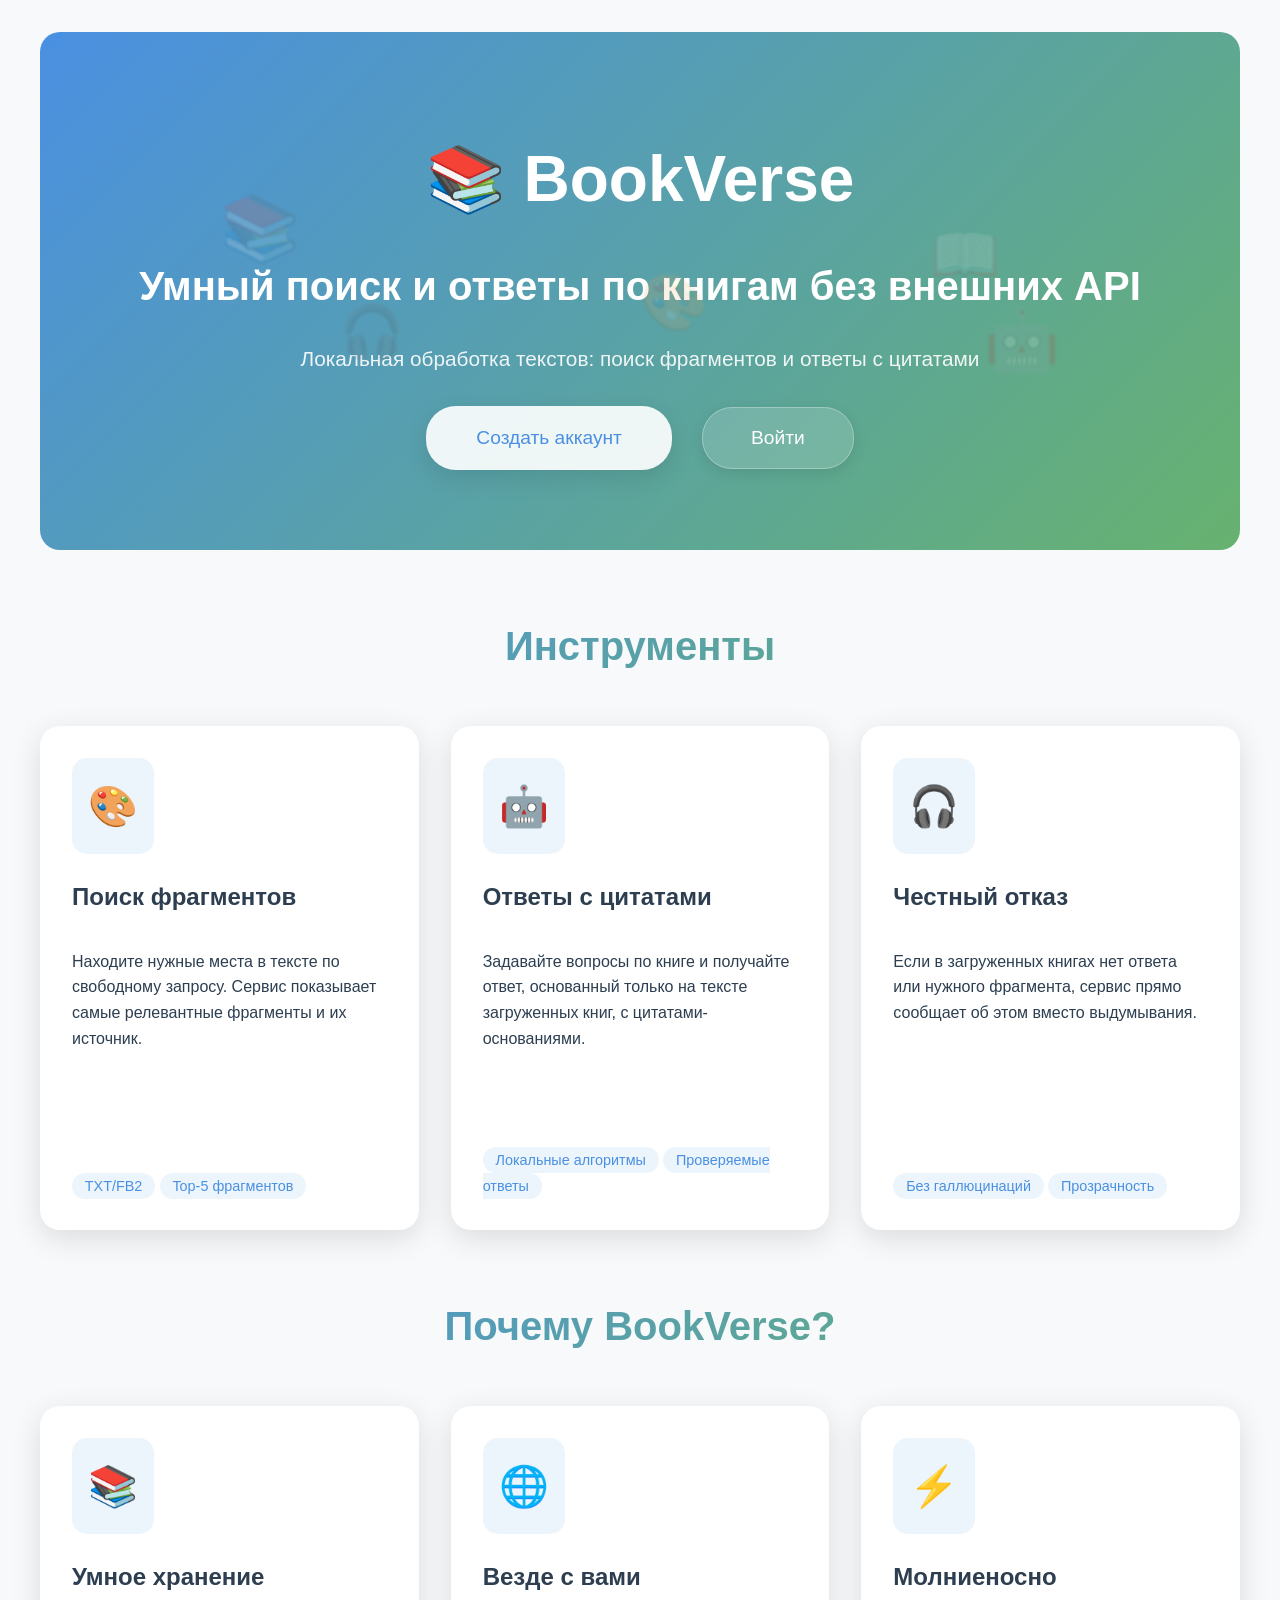
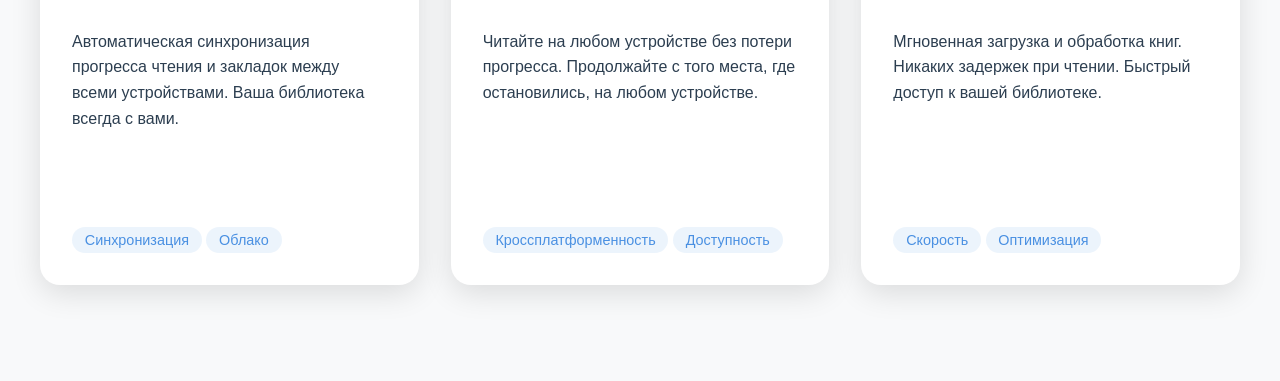
<file: landing.html>
<!DOCTYPE html>
<html lang="ru">
<head>
    <meta charset="UTF-8">
    <title>BookVerse - Ваша цифровая библиотека</title>
    <meta name="viewport" content="width=device-width, initial-scale=1.0">
    <link rel="stylesheet" href="styles/landing.css">
</head>
<body class="white-theme">
    <div class="landing-container">
        <header class="landing-header">
            <div class="header-content">
                <h1>📚 BookVerse</h1>
                <p class="tagline">Умный поиск и ответы по книгам без внешних API</p>
                <p class="subtitle">Локальная обработка текстов: поиск фрагментов и ответы с цитатами</p>
                <div class="auth-buttons">
                    <a href="register.html" class="auth-button primary">Создать аккаунт</a>
                    <a href="login.html" class="auth-button secondary">Войти</a>
                </div>
                <div class="floating-elements">
                    <span>📚</span>
                    <span>📖</span>
                    <span>🎧</span>
                    <span>🤖</span>
                    <span>🎨</span>
                </div>
            </div>
        </header>

        <main class="landing-main">
            <section class="features-section">
                <h2>Инструменты</h2>
                <div class="tools-grid">
                    <div class="tool-card">
                        <div class="tool-icon">
                            <span class="icon-bg">🎨</span>
                        </div>
                        <div class="tool-content">
                            <h3>Поиск фрагментов</h3>
                            <p>Находите нужные места в тексте по свободному запросу. Сервис показывает самые релевантные фрагменты и их источник.</p>
                            <div class="tool-features">
                                <span class="feature-tag">TXT/FB2</span>
                                <span class="feature-tag">Top-5 фрагментов</span>
                            </div>
                        </div>
                    </div>

                    <div class="tool-card">
                        <div class="tool-icon">
                            <span class="icon-bg">🤖</span>
                        </div>
                        <div class="tool-content">
                            <h3>Ответы с цитатами</h3>
                            <p>Задавайте вопросы по книге и получайте ответ, основанный только на тексте загруженных книг, с цитатами-основаниями.</p>
                            <div class="tool-features">
                                <span class="feature-tag">Локальные алгоритмы</span>
                                <span class="feature-tag">Проверяемые ответы</span>
                            </div>
                        </div>
                    </div>

                    <div class="tool-card">
                        <div class="tool-icon">
                            <span class="icon-bg">🎧</span>
                        </div>
                        <div class="tool-content">
                            <h3>Честный отказ</h3>
                            <p>Если в загруженных книгах нет ответа или нужного фрагмента, сервис прямо сообщает об этом вместо выдумывания.</p>
                            <div class="tool-features">
                                <span class="feature-tag">Без галлюцинаций</span>
                                <span class="feature-tag">Прозрачность</span>
                            </div>
                        </div>
                    </div>
                </div>
            </section>

            <section class="features-section">
                <h2>Почему BookVerse?</h2>
                <div class="tools-grid">
                    <div class="tool-card">
                        <div class="tool-icon">
                            <span class="icon-bg">📚</span>
                        </div>
                        <div class="tool-content">
                            <h3>Умное хранение</h3>
                            <p>Автоматическая синхронизация прогресса чтения и закладок между всеми устройствами. Ваша библиотека всегда с вами.</p>
                            <div class="tool-features">
                                <span class="feature-tag">Синхронизация</span>
                                <span class="feature-tag">Облако</span>
                            </div>
                        </div>
                    </div>

                    <div class="tool-card">
                        <div class="tool-icon">
                            <span class="icon-bg">🌐</span>
                        </div>
                        <div class="tool-content">
                            <h3>Везде с вами</h3>
                            <p>Читайте на любом устройстве без потери прогресса. Продолжайте с того места, где остановились, на любом устройстве.</p>
                            <div class="tool-features">
                                <span class="feature-tag">Кроссплатформенность</span>
                                <span class="feature-tag">Доступность</span>
                            </div>
                        </div>
                    </div>

                    <div class="tool-card">
                        <div class="tool-icon">
                            <span class="icon-bg">⚡</span>
                        </div>
                        <div class="tool-content">
                            <h3>Молниеносно</h3>
                            <p>Мгновенная загрузка и обработка книг. Никаких задержек при чтении. Быстрый доступ к вашей библиотеке.</p>
                            <div class="tool-features">
                                <span class="feature-tag">Скорость</span>
                                <span class="feature-tag">Оптимизация</span>
                            </div>
                        </div>
                    </div>
                </div>
            </section>
        </main>
    </div>
</body>
</html>
</file>
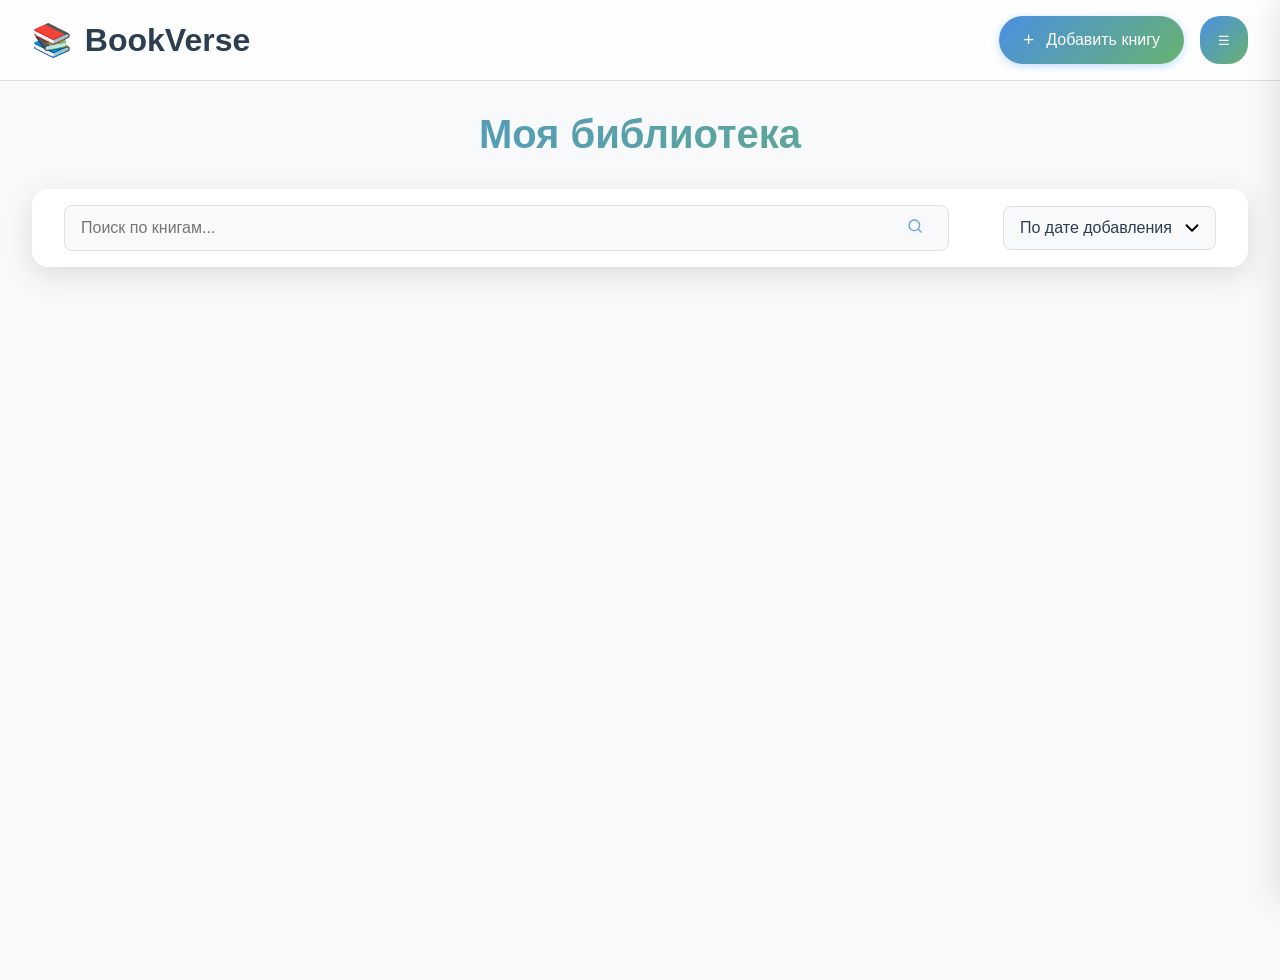
<file: library.html>
<!DOCTYPE html>
<html lang="ru">
<head>
    <meta charset="UTF-8">
    <title>BookVerse - Моя библиотека</title>
    <meta name="viewport" content="width=device-width, initial-scale=1.0">
    <link rel="stylesheet" href="styles/library.css?v=20260309c">
    <link rel="icon" href="data:image/svg+xml,<svg xmlns='http://www.w3.org/2000/svg' viewBox='0 0 24 24'><text y='1em' font-size='2em'>📚</text></svg>">
</head>
<body>
    <!-- Навигация -->
    <nav class="main-nav">
        <div class="nav-brand">
            <span class="logo-icon">📚</span>
            <h1 class="logo-text">BookVerse</h1>
        </div>
        
        <div class="nav-actions">
            <button class="upload-btn" id="uploadButton" title="Добавить книгу">
                <span class="icon-text">+</span>
                <span>Добавить книгу</span>
            </button>
            <button class="menu-btn" id="menuButton">
                <span class="icon-text">☰</span>
            </button>
        </div>
    </nav>

    <!-- Основной контент -->
    <main class="content-wrapper">
        <!-- Заголовок и управление -->
        <header class="content-header">
            <h2 class="page-title">Моя библиотека</h2>
            <div class="filters-container">
                <div class="search-container">
                    <div class="search-bar">
                        <input type="text" placeholder="Поиск по книгам..." id="search-input">
                        <span class="search-icon">
                            <svg width="16" height="16" viewBox="0 0 24 24" fill="none" stroke="currentColor" stroke-width="2" stroke-linecap="round" stroke-linejoin="round">
                                <circle cx="11" cy="11" r="8"/>
                                <line x1="21" y1="21" x2="16.65" y2="16.65"/>
                            </svg>
                        </span>
                    </div>
                </div>
                <div class="sort-filter">
                    <select id="sort-by">
                        <option value="date">По дате добавления</option>
                        <option value="title">По названию</option>
                        <option value="progress">По прогрессу чтения</option>
                    </select>
                </div>
            </div>
        </header>

        <!-- Индикатор загрузки -->
        <div id="loading" class="loading-indicator" style="display: none;">
            <div class="spinner"></div>
            <span>Загрузка книг...</span>
        </div>

        <!-- Сообщение об ошибке -->
        <div id="error-message" class="error-message" style="display: none;"></div>

        <!-- Сетка книг -->
        <section class="books-grid" id="books-grid">

        </section>

        <!-- Пустое состояние -->
        <div id="empty-state" class="empty-state" style="display: none;">
            <div class="empty-illustration">📚</div>
            <h2>Ваша библиотека пуста</h2>
            <p>Начните своё путешествие в мир книг, загрузив первую книгу</p>
            <button class="upload-cta-btn" id="uploadCtaBtn">
                Загрузить книгу
            </button>
        </div>
    </main>

    <!-- Боковая панель -->
    <aside class="side-panel" id="right-panel">
        <div class="panel-content" id="panel-content">
            <div class="panel-header">
                <div class="user-profile">
                    <div class="user-info">
                        <h3 class="username"></h3>
                        <p class="user-email"></p>
                    </div>
                </div>
                <button class="close-btn" id="closeBtn">
                    <svg width="24" height="24" viewBox="0 0 24 24" fill="none" stroke="currentColor" stroke-width="2">
                        <line x1="18" y1="6" x2="6" y2="18"></line>
                        <line x1="6" y1="6" x2="18" y2="18"></line>
                    </svg>
                </button>
            </div>
            
            <nav class="panel-nav">
                <ul class="menu-list">
                    <li>
                        <button class="menu-item" onclick="showToolList()">
                            <span class="icon">🧠</span>
                            <span class="text">Инструменты</span>
                        </button>
                    </li>
                    <li>
                        <button class="menu-item" onclick="openSettings()">
                            <span class="icon">⚙️</span>
                            <span class="text">Настройки</span>
                        </button>
                    </li>
                </ul>
            </nav>
            
            <div class="logout-section">
                <button class="menu-item logout-btn" onclick="logout()">
                    <span class="icon">🚪</span>
                    <span class="text">Выйти</span>
                </button>
            </div>
        </div>
    </aside>

    <!-- Модальное окно загрузки -->
    <div class="modal-overlay" id="upload-overlay">
        <div class="modal-card">
            <div class="modal-header">
                <h3>Добавить книгу</h3>
                <button class="close-btn" id="closeModalBtn">✕</button>
            </div>
            <div class="modal-body">
                <div class="upload-zone" id="drop-zone">
                    <input type="file" id="file-input" accept=".fb2,.txt" onchange="window.__bookverseOnFileChange && window.__bookverseOnFileChange(event)">
                    <label for="file-input" class="upload-label">
                        <div class="upload-icon">📤</div>
                        <p>Перетащите файлы сюда<br>или нажмите для выбора</p>
                        <span class="file-types">Поддерживаемые форматы: FB2, TXT</span>
                    </label>
                </div>
                <div style="margin-top: 12px; display: flex; justify-content: center;">
                    <button class="upload-cta-btn" id="uploadNowBtn" type="button">Загрузить выбранный файл</button>
                </div>
                <div class="upload-progress">
                    <div class="progress-bar">
                        <div class="progress-fill" style="width: 0%"></div>
                    </div>
                    <span class="progress-text">0%</span>
                </div>
            </div>
        </div>
    </div>

    <!-- Скрипты -->
    <script src="scripts/main.js?v=20260309b" type="module"></script>
    <script type="module" src="scripts/menu.js?v=20260309b"></script>
    <script src="scripts/auth.js?v=20260309b"></script>
    <script type="module" src="scripts/settings.js?v=20260309b"></script>
    <script type="module" src="scripts/contextMenu.js?v=20260309b"></script>
    <!-- Добавляем перед закрывающим тегом body -->
    <script src="scripts/aiTools.js?v=20260309c"></script>
    <script>
        (function () {
            const rawHost = window.location.hostname || '127.0.0.1';
            const API_HOST = (rawHost === '0.0.0.0' || rawHost === '[::]') ? '127.0.0.1' : rawHost;
            const API_BASE_CANDIDATES = Array.from(
                new Set([
                    `http://${API_HOST}:8000`,
                    'http://127.0.0.1:8000',
                    'http://localhost:8000',
                ]),
            );
            let apiBaseCache = null;

            function ensureToken() {
                const existing = localStorage.getItem('authToken');
                if (existing) return existing;
                const fallback = 'auth-disabled';
                localStorage.setItem('authToken', fallback);
                return fallback;
            }

            function updateProgress(text, percent) {
                const wrap = document.querySelector('.upload-progress');
                const fill = document.querySelector('.progress-fill');
                const label = document.querySelector('.progress-text');
                if (wrap) wrap.style.display = 'block';
                if (fill && Number.isFinite(percent)) fill.style.width = `${Math.max(0, Math.min(100, percent))}%`;
                if (label) label.textContent = text;
            }

            async function apiFetch(path, options = {}) {
                const candidates = apiBaseCache
                    ? [apiBaseCache, ...API_BASE_CANDIDATES.filter((item) => item !== apiBaseCache)]
                    : API_BASE_CANDIDATES;

                let lastError = null;
                for (const base of candidates) {
                    try {
                        const response = await fetch(`${base}${path}`, options);
                        apiBaseCache = base;
                        return response;
                    } catch (error) {
                        lastError = error;
                    }
                }

                throw lastError || new Error('Не удалось подключиться к API');
            }

            async function fallbackUpload(file) {
                if (!file) return;
                const ext = (file.name.split('.').pop() || '').toLowerCase();
                if (!['txt', 'fb2'].includes(ext)) {
                    updateProgress('Поддерживаются только .txt и .fb2', 0);
                    return;
                }

                updateProgress(`Подготовка: ${file.name}`, 10);
                const fd = new FormData();
                fd.append('file', file);

                try {
                    updateProgress('Загрузка...', 40);
                    const response = await apiFetch('/upload', {
                        method: 'POST',
                        headers: { 'Authorization': `Bearer ${ensureToken()}` },
                        body: fd
                    });
                    const data = await response.json().catch(() => ({}));
                    if (!response.ok) {
                        throw new Error(data.detail || 'Ошибка загрузки');
                    }
                    updateProgress('100% — книга загружена', 100);
                    setTimeout(() => window.location.reload(), 500);
                } catch (error) {
                    if (error instanceof TypeError) {
                        updateProgress('Нет подключения к backend (порт 8000)', 0);
                    } else {
                        updateProgress(error.message || 'Ошибка загрузки', 0);
                    }
                }
            }

            function initFallback() {
                const input = document.getElementById('file-input');
                const uploadNowBtn = document.getElementById('uploadNowBtn');
                const dropZone = document.getElementById('drop-zone');

                if (!input || !uploadNowBtn || !dropZone) return;

                if (!window.__bookverseOnFileChange) {
                    window.__bookverseOnFileChange = (event) => {
                        const file = event?.target?.files?.[0];
                        fallbackUpload(file);
                    };
                }

                if (!uploadNowBtn.dataset.fallbackBound) {
                    uploadNowBtn.dataset.fallbackBound = 'true';
                    uploadNowBtn.addEventListener('click', () => {
                        fallbackUpload(input.files?.[0]);
                    });
                }

                if (!dropZone.dataset.fallbackBound) {
                    dropZone.dataset.fallbackBound = 'true';
                    ['dragenter', 'dragover', 'dragleave', 'drop'].forEach((eventName) => {
                        dropZone.addEventListener(eventName, (event) => {
                            event.preventDefault();
                            event.stopPropagation();
                        });
                    });
                    ['dragenter', 'dragover'].forEach((eventName) => {
                        dropZone.addEventListener(eventName, () => dropZone.classList.add('drag-over'));
                    });
                    ['dragleave', 'drop'].forEach((eventName) => {
                        dropZone.addEventListener(eventName, () => dropZone.classList.remove('drag-over'));
                    });
                    dropZone.addEventListener('drop', (event) => {
                        fallbackUpload(event.dataTransfer?.files?.[0]);
                    });
                }
            }

            document.addEventListener('DOMContentLoaded', () => {
                setTimeout(initFallback, 250);
            });
        })();
    </script>
</body>
</html>
</file>
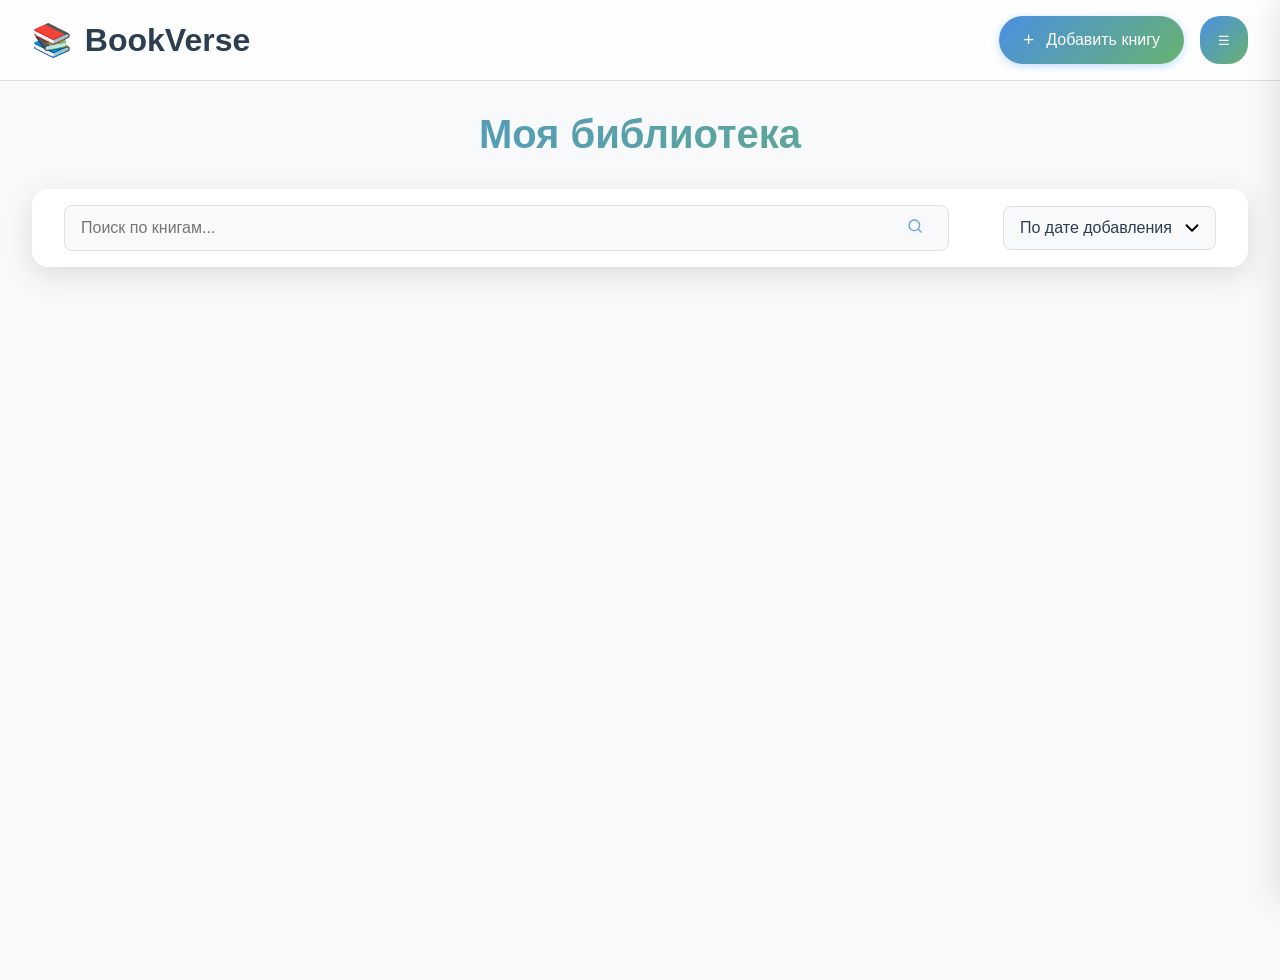
<file: login.html>
<!DOCTYPE html>
<html lang="ru">
<head>
    <meta charset="UTF-8">
    <title>Вход - BookVerse</title>
    <meta name="viewport" content="width=device-width, initial-scale=1.0">
    <link rel="stylesheet" href="styles/auth.css">
</head>
<body>
    <div class="auth-container">
        <div class="auth-card">
            <h1>📚 BookVerse</h1>
            <h2>Добро пожаловать</h2>
            <form id="login-form" class="auth-form">
                <div class="form-group">
                    <input type="text" name="username" placeholder="Имя пользователя" required>
                </div>
                <div class="form-group">
                    <input type="password" name="password" placeholder="Пароль" required>
                </div>
                <button type="submit" class="auth-button">Войти</button>
            </form>
            <p class="auth-link">
                Нет аккаунта? <a href="register.html">Зарегистрироваться</a>
            </p>
        </div>
        <div class="floating-elements">
            <span>📚</span>
            <span>📖</span>
            <span>🎧</span>
            <span>🤖</span>
            <span>🎨</span>
            <span>📱</span>
            <span>💫</span>
            <span>✨</span>
            <span>📝</span>
            <span>🌟</span>
        </div>
    </div>

    <script>
        const AUTH_DISABLED = true;
        if (AUTH_DISABLED) {
            localStorage.setItem('authToken', 'auth-disabled');
            window.location.href = 'library.html';
        }

        document.getElementById('login-form').addEventListener('submit', async (e) => {
            e.preventDefault();
            
            const formData = new FormData(e.target);
            const data = new URLSearchParams();
            data.append('username', formData.get('username'));
            data.append('password', formData.get('password'));

            try {
                const response = await fetch('http://localhost:8000/login', {
                    method: 'POST',
                    headers: {
                        'Content-Type': 'application/x-www-form-urlencoded'
                    },
                    body: data
                });

                if (!response.ok) {
                    const error = await response.json();
                    throw new Error(error.detail || 'Ошибка входа');
                }

                const result = await response.json();
                localStorage.setItem('authToken', result.token);
                window.location.href = 'library.html';
                
            } catch (error) {
                console.error('Error:', error);
                alert(error.message);
            }
        });
    </script>
</body>
</html>
</file>
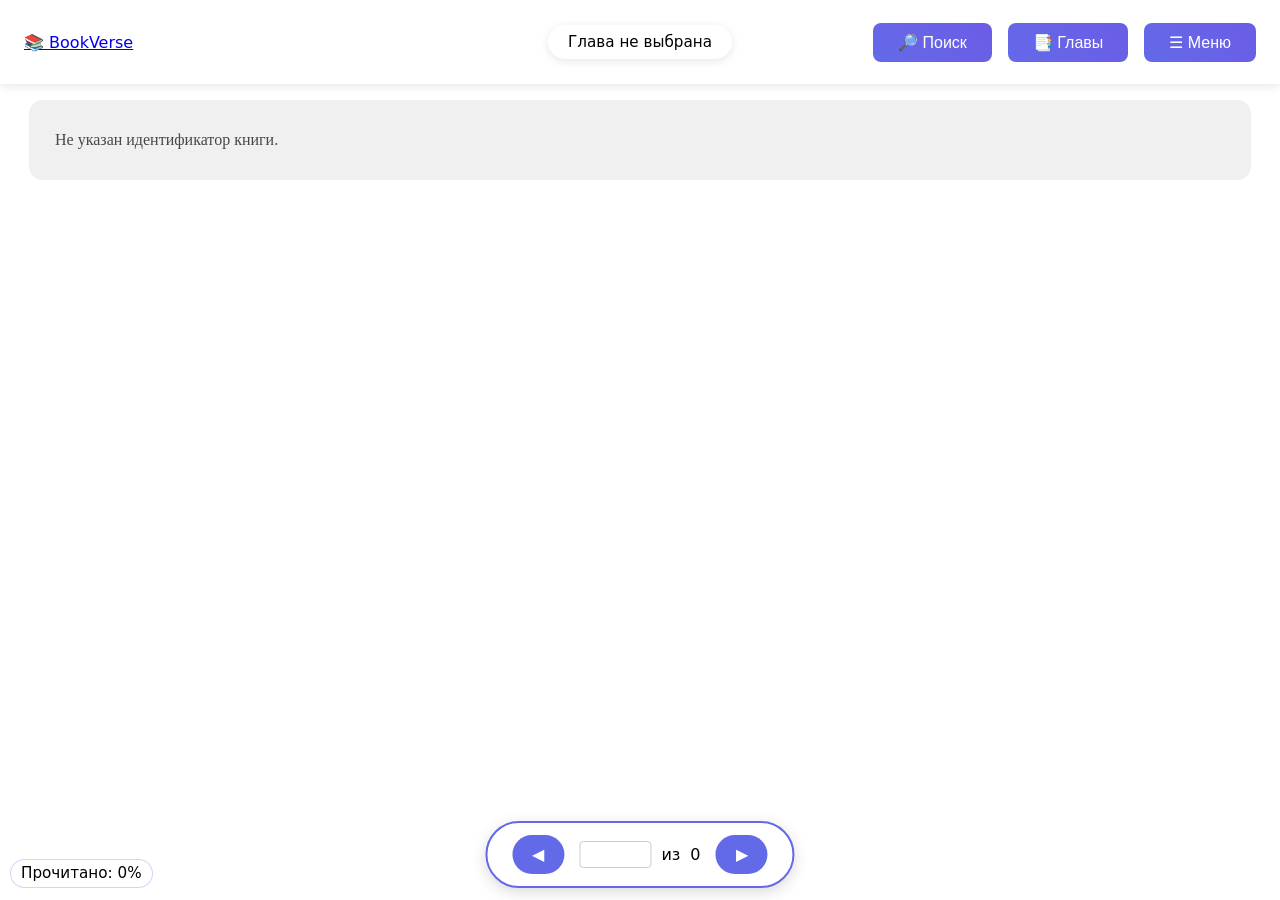
<file: reader.html>
<!DOCTYPE html>
<html lang="ru">
<head>
    <meta charset="UTF-8">
    <title>BookVerse - Чтение</title>
    <meta name="viewport" content="width=device-width, initial-scale=1.0">
    <link rel="stylesheet" href="style.css?v=20260318b">
</head>
<body class="white-theme reader-page">
    <!-- Навигация -->
    <nav class="main-nav">
        <div class="nav-brand">
            <a href="library.html" class="nav-link">📚 BookVerse</a>
        </div>
        
        <div class="breadcrumbs">
            <span id="breadcrumb-chapter" class="breadcrumb-item">Глава не выбрана</span>
        </div>
        
        <div class="nav-actions">
            <button id="toggle-reader-search" class="nav-btn highlight">🔎 Поиск</button>
            <button id="toggle-chapters" class="nav-btn highlight">📑 Главы</button>
            <button id="menuButton" class="nav-btn highlight">☰ Меню</button>
        </div>
    </nav>

    <div id="reader-search-panel" class="reader-search-panel" aria-live="polite">
        <div class="reader-search-row">
            <input id="reader-search-input" type="text" placeholder="Строгий поиск по символам в книге..." />
            <button id="reader-search-run" type="button">Найти</button>
            <button id="reader-search-prev" type="button" title="Предыдущее совпадение">←</button>
            <button id="reader-search-next" type="button" title="Следующее совпадение">→</button>
            <button id="reader-search-close" type="button" class="reader-search-close" title="Закрыть">✕</button>
        </div>
        <div class="reader-search-options">
            <label class="reader-search-option" for="reader-search-whole-word">
                <input id="reader-search-whole-word" type="checkbox" />
                <span>Только целые слова</span>
            </label>
        </div>
        <div id="reader-search-status" class="reader-search-status"></div>
    </div>

    <!-- Основной контент -->
    <main class="reader-content">
        <!-- Текстовый слой -->
        <div id="text-layer" class="text-layer">
            <div id="page-content" class="page-content">
                <!-- Содержимое страницы будет загружаться сюда -->
            </div>
        </div>

        <!-- Навигация по страницам -->
        <div class="page-navigation">
            <button id="prev-page" class="nav-btn">◀</button>
            <div class="page-info">
                <input type="number" id="page-input" min="1">
                <span>из</span>
                <span id="page-count">0</span>
            </div>
            <button id="next-page" class="nav-btn">▶</button>
            <div id="search-hit-strip" class="search-hit-strip" aria-hidden="true"></div>
        </div>
    </main>

    <!-- Заменяем прогресс бар на простой процент -->
    <div class="reading-percentage">
        Прочитано: <span id="progress-percentage">0%</span>
    </div>
    <div id="chapter-jump-hint" class="chapter-jump-hint" aria-live="polite"></div>

    <!-- Боковая панель -->
    <aside class="side-panel" id="right-panel">
        <div class="panel-content" id="panel-content">
            <div class="panel-header">
                <div class="user-profile">
                    <div class="avatar">👤</div>
                    <div class="user-info">
                        <h3 class="username">${localStorage.getItem('username')}</h3>
                        <p class="user-email">${localStorage.getItem('userEmail')}</p>
                    </div>
                </div>
                <button class="icon-btn close-btn" id="closeBtn">✕</button>
            </div>

            <nav class="panel-nav">
                <ul class="menu-list">
                    <li>
                        <button class="menu-item" onclick="showProfile()">
                            <span class="icon">👤</span>
                            <span class="text">Профиль</span>
                        </button>
                    </li>
                    <li>
                        <button class="menu-item" onclick="showToolList()">
                            <span class="icon">🧠</span>
                            <span class="text">Инструменты</span>
                        </button>
                    </li>
                    <li>
                        <button class="menu-item" onclick="openSettings()">
                            <span class="icon">⚙️</span>
                            <span class="text">Настройки</span>
                        </button>
                    </li>
                </ul>
            </nav>

            <div class="logout-section">
                <button class="menu-item logout-btn" onclick="logout()">
                    <span class="icon">🚪</span>
                    <span class="text">Выйти</span>
                </button>
            </div>
        </div>
    </aside>

    <!-- Панель глав -->
    <aside class="chapters-panel" id="chapters-panel">
        <div class="chapters-header">
            <h3>Содержание</h3>
            <button class="nav-btn" id="close-chapters">✕</button>
        </div>
        <div class="chapters-actions">
            <button id="prev-chapter" class="nav-btn chapter-action-btn">← Пред. глава</button>
            <button id="next-chapter" class="nav-btn chapter-action-btn">След. глава →</button>
        </div>
        <div id="chapters-list" class="chapters-list">
            <!-- Главы будут добавлены через JavaScript -->
        </div>
    </aside>

    <!-- Скрипты -->
    <script src="scripts/aiTools.js?v=20260318a"></script>
    <script type="module" src="scripts/menu.js?v=20260309b"></script>
    <script type="module" src="scripts/settings.js?v=20260315c"></script>
    <script type="module" src="scripts/contextMenu.js?v=20260309b"></script>
    <script type="module" src="scripts/reader.js?v=20260319b"></script>
</body>
</html>
</file>
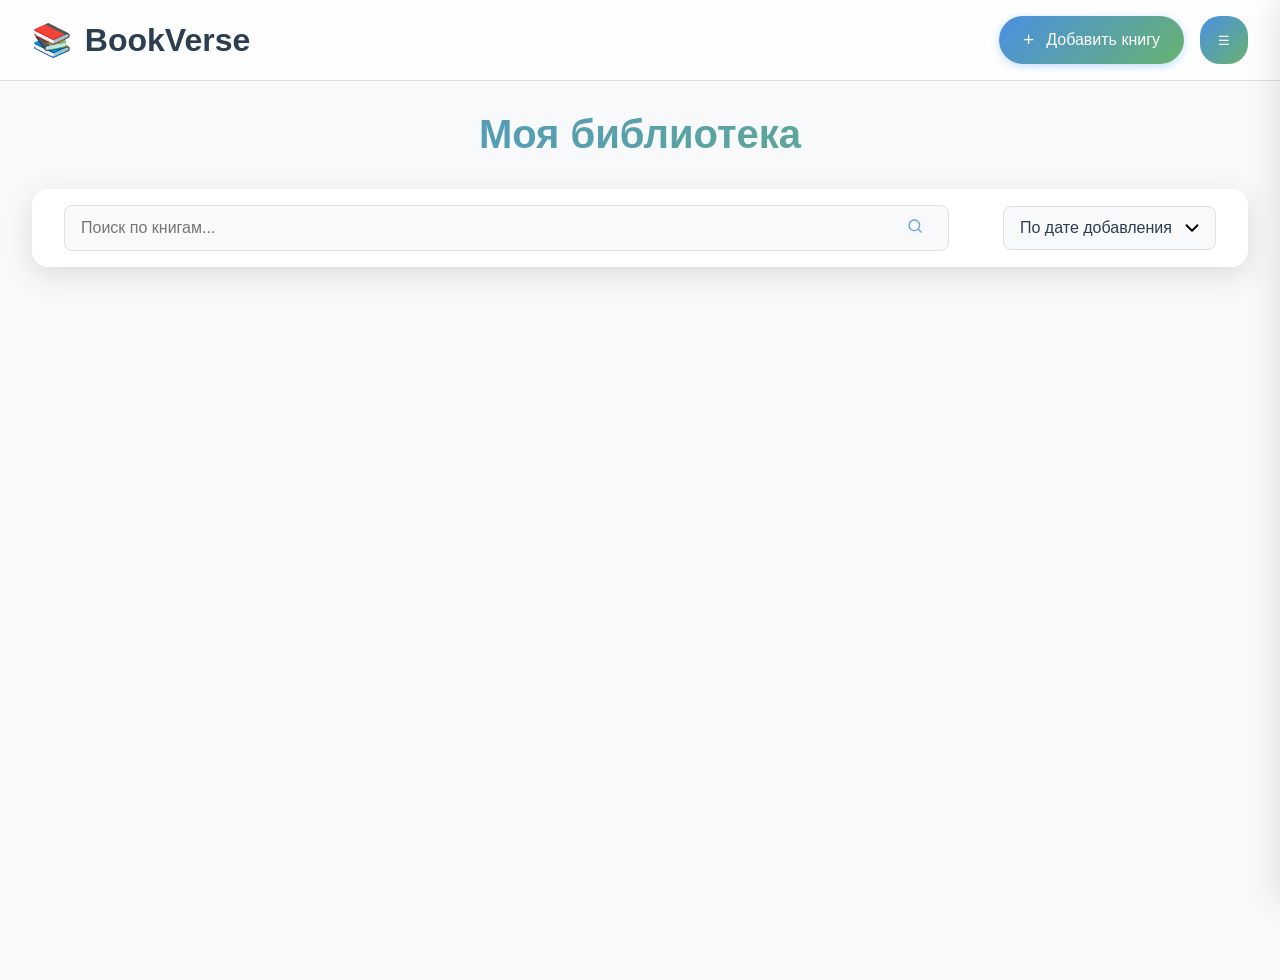
<file: register.html>
<!DOCTYPE html>
<html lang="ru">
<head>
    <meta charset="UTF-8">
    <title>Регистрация - BookVerse</title>
    <meta name="viewport" content="width=device-width, initial-scale=1.0">
    <link rel="stylesheet" href="styles/auth.css">
</head>
<body>
    <div class="auth-container">
        <div class="auth-card">
            <h1>📚 BookVerse</h1>
            <h2>Создать аккаунт</h2>
            <form id="register-form" class="auth-form">
                <div class="form-group">
                    <input type="text" name="username" placeholder="Имя пользователя" required>
                </div>
                <div class="form-group">
                    <input type="email" name="email" placeholder="Email" required>
                </div>
                <div class="form-group">
                    <input type="password" name="password" placeholder="Пароль" required>
                </div>
                <button type="submit" class="auth-button">Создать аккаунт</button>
            </form>
            <p class="auth-link">
                Уже есть аккаунт? <a href="login.html">Войти</a>
            </p>
        </div>
        <div class="floating-elements">
            <span>📚</span>
            <span>📖</span>
            <span>🎧</span>
            <span>🤖</span>
            <span>🎨</span>
            <span>📱</span>
            <span>💫</span>
            <span>✨</span>
            <span>📝</span>
            <span>🌟</span>
        </div>
    </div>

    <script>
        const AUTH_DISABLED = true;
        if (AUTH_DISABLED) {
            localStorage.setItem('authToken', 'auth-disabled');
            window.location.href = 'library.html';
        }

        document.getElementById('register-form').addEventListener('submit', async (e) => {
            e.preventDefault();
            
            const formData = new FormData(e.target);
            const data = {
                username: formData.get('username'),
                email: formData.get('email'),
                password: formData.get('password')
            };

            try {
                const response = await fetch('http://localhost:8000/register', {
                    method: 'POST',
                    headers: {
                        'Content-Type': 'application/json'
                    },
                    body: JSON.stringify(data)
                });

                if (!response.ok) {
                    const error = await response.json();
                    throw new Error(error.detail || 'Ошибка регистрации');
                }

                // После успешной регистрации выполняем вход
                const loginData = new URLSearchParams();
                loginData.append('username', data.username);
                loginData.append('password', data.password);

                const loginResponse = await fetch('http://localhost:8000/login', {
                    method: 'POST',
                    headers: {
                        'Content-Type': 'application/x-www-form-urlencoded'
                    },
                    body: loginData
                });

                if (!loginResponse.ok) {
                    throw new Error('Ошибка входа после регистрации');
                }

                const result = await loginResponse.json();
                localStorage.setItem('authToken', result.token);
                window.location.href = 'library.html';
                
            } catch (error) {
                console.error('Error:', error);
                alert(error.message);
            }
        });
    </script>
</body>
</html>
</file>
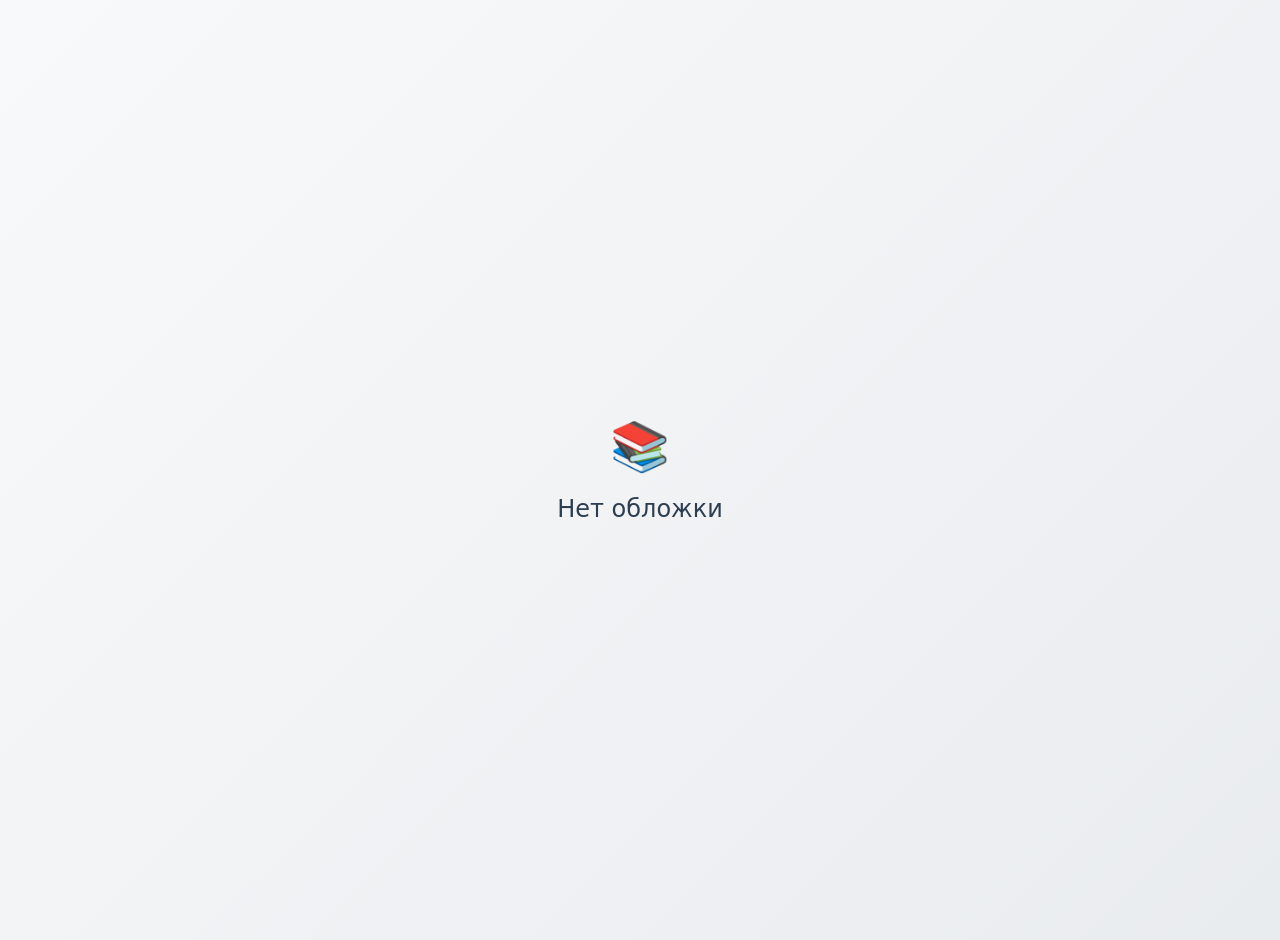
<file: static/images/default-cover.html>
<!DOCTYPE html>
<html>
<head>
    <title>Default Cover</title>
    <style>
        body {
            margin: 0;
            padding: 20px;
            background: linear-gradient(135deg, #f8f9fa 0%, #e9ecef 100%);
            height: 100vh;
            display: flex;
            align-items: center;
            justify-content: center;
            font-family: system-ui, -apple-system, sans-serif;
        }
        .cover {
            text-align: center;
            color: #4a90e2;
        }
        .icon {
            font-size: 48px;
            margin-bottom: 20px;
        }
        .text {
            font-size: 24px;
            color: #2c3e50;
        }
    </style>
</head>
<body>
    <div class="cover">
        <div class="icon">📚</div>
        <div class="text">Нет обложки</div>
    </div>
</body>
</html>
</file>
<file: styles/landing.css>
:root {
    --primary-color: #4a90e2;
    --secondary-color: #2c3e50;
    --accent-color: #ff6b6b;
    --background-color: #f8f9fa;
    --text-color: #2c3e50;
    --card-shadow: 0 8px 30px rgba(0,0,0,0.12);
    --gradient-primary: linear-gradient(135deg, #4a90e2 0%, #67b26f 100%);
}

body {
    font-family: 'SF Pro Display', -apple-system, BlinkMacSystemFont, 'Segoe UI', Roboto, Oxygen, Ubuntu, Cantarell, sans-serif;
    line-height: 1.6;
    color: var(--text-color);
    background: var(--background-color);
    margin: 0;
    padding: 0;
}

.landing-container {
    max-width: 1200px;
    margin: 0 auto;
    padding: 2rem;
}

.landing-header {
    position: relative;
    text-align: center;
    padding: 6rem 0;
    background: var(--gradient-primary);
    border-radius: 20px;
    color: white;
    margin-bottom: 4rem;
    overflow: hidden;
}

.header-content {
    position: relative;
    z-index: 2;
}

.header-content h1 {
    font-size: 4rem;
    margin: 0;
    color: white;
    -webkit-text-fill-color: white;
}

.tagline {
    font-size: 2.5rem;
    font-weight: 600;
    margin: 1.5rem 0;
}

.subtitle {
    font-size: 1.3rem;
    opacity: 0.9;
    margin-bottom: 2rem;
}

.tools-grid {
    display: grid;
    grid-template-columns: repeat(auto-fit, minmax(300px, 1fr));
    gap: 2rem;
    margin: 3rem 0;
}

.tool-card {
    background: white;
    border-radius: 20px;
    padding: 2rem;
    box-shadow: var(--card-shadow);
    transition: all 0.3s cubic-bezier(0.4, 0, 0.2, 1);
    position: relative;
    overflow: hidden;
    height: 100%;
    display: flex;
    flex-direction: column;
}

.tool-card:hover {
    transform: translateY(-5px) scale(1.02);
    box-shadow: 0 15px 45px rgba(0, 0, 0, 0.1);
}

.tool-icon {
    margin-bottom: 1.5rem;
}

.icon-bg {
    display: inline-block;
    font-size: 2.5rem;
    padding: 1rem;
    background: rgba(74, 144, 226, 0.1);
    border-radius: 15px;
}

.tool-content {
    flex: 1;
    display: flex;
    flex-direction: column;
}

.tool-content h3 {
    font-size: 1.5rem;
    margin: 0 0 1rem 0;
    color: var(--secondary-color);
}

.tool-features {
    margin-top: auto;
    padding-top: 1rem;
}

.feature-tag {
    background: rgba(74, 144, 226, 0.1);
    color: var(--primary-color);
    padding: 0.3rem 0.8rem;
    border-radius: 20px;
    font-size: 0.9rem;
}

.coming-soon {
    position: relative;
}

.coming-soon::after {
    content: 'Скоро';
    position: absolute;
    top: 1rem;
    right: 1rem;
    background: var(--accent-color);
    color: white;
    padding: 0.4rem 1rem;
    border-radius: 20px;
    font-size: 0.8rem;
    font-weight: 500;
}

.cta-section {
    text-align: center;
    padding: 4rem 0;
    background: var(--gradient-primary);
    border-radius: 20px;
    margin: 4rem 0;
    color: white;
}

.auth-buttons {
    margin-top: 3rem;
}

.auth-button {
    padding: 1.2rem 3rem;
    font-size: 1.2rem;
    margin: 0 0.8rem;
    border-radius: 30px;
    text-decoration: none;
    transition: all 0.3s ease;
    border: 2px solid transparent;
}

.auth-button.primary {
    background: rgba(255, 255, 255, 0.9);
    color: var(--primary-color);
    box-shadow: 0 8px 25px rgba(0, 0, 0, 0.1);
    backdrop-filter: blur(10px);
}

.auth-button.primary:hover {
    background: white;
    transform: translateY(-2px);
    box-shadow: 0 12px 30px rgba(0, 0, 0, 0.15);
}

.auth-button.secondary {
    background: rgba(255, 255, 255, 0.1);
    color: white;
    backdrop-filter: blur(10px);
    border: 2px solid rgba(255, 255, 255, 0.3);
}

.auth-button.secondary:hover {
    background: rgba(255, 255, 255, 0.2);
    border-color: rgba(255, 255, 255, 0.5);
    transform: translateY(-2px);
}

@media (max-width: 768px) {
    .landing-header {
        padding: 4rem 1rem;
    }

    .header-content h1 {
        font-size: 3rem;
    }

    .tagline {
        font-size: 2rem;
    }

    .auth-buttons {
        display: flex;
        flex-direction: column;
        align-items: center;
        gap: 1rem;
    }

    .auth-button {
        width: 80%;
        margin: 0.5rem 0;
        text-align: center;
    }

    .floating-elements span {
        font-size: 2rem;
    }
}

.cta-background {
    position: absolute;
    top: 0;
    left: 0;
    right: 0;
    bottom: 0;
    overflow: hidden;
    z-index: 0;
}

.cta-content {
    position: relative;
    z-index: 1;
}

.floating-books {
    position: absolute;
    width: 100%;
    height: 100%;
}

.floating-books span {
    position: absolute;
    font-size: 2rem;
    opacity: 0.2;
    animation: float 6s infinite;
}

.floating-books span:nth-child(1) {
    top: 20%;
    left: 10%;
    animation-delay: 0s;
}

.floating-books span:nth-child(2) {
    top: 30%;
    right: 15%;
    animation-delay: 1s;
}

.floating-books span:nth-child(3) {
    bottom: 20%;
    left: 20%;
    animation-delay: 2s;
}

.floating-books span:nth-child(4) {
    bottom: 30%;
    right: 20%;
    animation-delay: 3s;
}

.floating-books span:nth-child(5) {
    top: 50%;
    left: 50%;
    animation-delay: 4s;
}

@keyframes float {
    0% {
        transform: translateY(0) rotate(0deg);
        opacity: 0.2;
    }
    50% {
        transform: translateY(-20px) rotate(10deg);
        opacity: 0.3;
    }
    100% {
        transform: translateY(0) rotate(0deg);
        opacity: 0.2;
    }
}

.cta-section {
    position: relative;
    overflow: hidden;
}

.auth-buttons {
    position: relative;
    z-index: 2;
}

.auth-button {
    position: relative;
    z-index: 2;
    box-shadow: 0 4px 15px rgba(0,0,0,0.1);
}

.auth-button.secondary {
    background: rgba(255, 255, 255, 0.15);
    backdrop-filter: blur(10px);
    border: 1px solid rgba(255, 255, 255, 0.3);
}

.features-section {
    margin: 8rem 0;
}

.features-section:first-of-type {
    margin-top: 4rem;
}

.features-section h2 {
    text-align: center;
    font-size: 2.5rem;
    margin-bottom: 3rem;
    background: var(--gradient-primary);
    -webkit-background-clip: text;
    -webkit-text-fill-color: transparent;
}

.floating-elements {
    position: absolute;
    top: 0;
    left: 0;
    width: 100%;
    height: 100%;
    pointer-events: none;
}

.floating-elements span {
    position: absolute;
    font-size: 3rem;
    opacity: 0.15;
    animation: float 8s ease-in-out infinite;
    filter: blur(1px);
}

.floating-elements span:nth-child(1) {
    top: 15%;
    left: 15%;
    animation-delay: 0s;
    font-size: 4rem;
}

.floating-elements span:nth-child(2) {
    top: 25%;
    right: 20%;
    animation-delay: 2s;
    font-size: 3.5rem;
}

.floating-elements span:nth-child(3) {
    bottom: 25%;
    left: 25%;
    animation-delay: 4s;
    font-size: 3.2rem;
}

.floating-elements span:nth-child(4) {
    bottom: 20%;
    right: 15%;
    animation-delay: 1s;
    font-size: 3.8rem;
}

.floating-elements span:nth-child(5) {
    top: 40%;
    left: 50%;
    animation-delay: 3s;
    font-size: 3.4rem;
}

@keyframes float {
    0% {
        transform: translate(0, 0) rotate(0deg);
        opacity: 0.15;
    }
    50% {
        transform: translate(-20px, -30px) rotate(8deg);
        opacity: 0.25;
    }
    100% {
        transform: translate(0, 0) rotate(0deg);
        opacity: 0.15;
    }
}
</file>
<file: styles/library.css>
:root {
    --primary-color: #4a90e2;
    --secondary-color: #2c3e50;
    --accent-color: #ff6b6b;
    --background-color: #f8f9fa;
    --text-color: #2c3e50;
    --card-shadow: 0 8px 30px rgba(0,0,0,0.12);
    --gradient-primary: linear-gradient(135deg, #4a90e2 0%, #67b26f 100%);
    --nav-blur: saturate(180%) blur(20px);
    
    /* Новые цвета для настроек */
    --settings-primary: #4a9ced;
    --settings-hover: #3d8cd9;
    --settings-light: rgba(74, 156, 237, 0.1);
    --settings-gradient: linear-gradient(135deg, #4a9ced 0%, #3d8cd9 100%);
}

body {
    margin: 0;
    padding: 0;
    font-family: -apple-system, BlinkMacSystemFont, 'Segoe UI', Roboto, sans-serif;
    background: var(--background-color);
    color: var(--text-color);
    min-height: 100vh;
}

/* Навигация */
.main-nav {
    position: fixed;
    top: 0;
    left: 0;
    right: 0;
    background: rgba(255, 255, 255, 0.8);
    backdrop-filter: var(--nav-blur);
    padding: 1rem 2rem;
    display: flex;
    justify-content: space-between;
    align-items: center;
    box-shadow: 0 1px 0 rgba(0,0,0,0.1);
    z-index: 100;
}

.nav-brand {
    display: flex;
    align-items: center;
    gap: 0.8rem;
}

.logo-icon {
    font-size: 2rem;
}

.logo-text {
    font-size: 2rem;
    margin: 0;
    color: var(--secondary-color);
    font-weight: 600;
}

.nav-actions {
    display: flex;
    gap: 1rem;
    align-items: center;
}

.upload-btn {
    display: flex;
    align-items: center;
    gap: 0.5rem;
    padding: 0.8rem 1.5rem;
    background: var(--gradient-primary);
    color: white;
    border: none;
    border-radius: 30px;
    cursor: pointer;
    font-size: 1rem;
    font-weight: 500;
    transition: all 0.3s cubic-bezier(0.4, 0, 0.2, 1);
    box-shadow: 0 2px 8px rgba(0, 122, 255, 0.25);
}

.upload-btn .icon-text {
    font-size: 1.2rem;
    font-weight: 400;
    margin-right: 4px;
}

.upload-btn:hover {
    transform: translateY(-2px);
    box-shadow: 0 5px 15px rgba(74, 144, 226, 0.3);
}

.menu-btn {
    width: 48px;
    height: 48px;
    padding: 0;
    border: none;
    background: var(--gradient-primary);
    border-radius: 20px;
    color: white;
    display: flex;
    align-items: center;
    justify-content: center;
    transition: all 0.3s ease;
}

.menu-btn:hover {
    transform: scale(1.05);
    box-shadow: 0 4px 15px rgba(74, 144, 226, 0.3);
}

/* Основной контент */
.content-wrapper {
    margin-top: 80px;
    padding: 2rem;
    max-width: 1400px;
    margin-left: auto;
    margin-right: auto;
}

.content-header {
    margin-bottom: 2rem;
}

.header-content {
    display: flex;
    flex-direction: column;
    gap: 1.5rem;
    margin-bottom: 3rem;
}

.filters-row {
    display: flex;
    gap: 1rem;
    align-items: center;
}

.page-title {
    font-size: 2.5rem;
    margin: 0 0 2rem 0;
    background: var(--gradient-primary);
    -webkit-background-clip: text;
    -webkit-text-fill-color: transparent;
    font-weight: 700;
    text-align: center;
}

.filters-container {
    display: flex;
    align-items: center;
    gap: 7rem;
    padding: 1rem 2rem;
    background: white;
    border-radius: 16px;
    box-shadow: var(--card-shadow);
    margin-bottom: 2rem;
}

.search-container {
    flex-grow: 1;
    position: relative;
}

.search-bar input {
    width: 100%;
    padding: 0.8rem 2.5rem 0.8rem 1rem;
    border: 1px solid #e0e0e0;
    border-radius: 8px;
    font-size: 1rem;
    transition: all 0.2s ease;
    background: var(--background-color);
}

.search-bar input:focus {
    border-color: var(--primary-color);
    box-shadow: 0 0 0 3px rgba(74, 144, 226, 0.1);
    outline: none;
}

.search-icon {
    position: absolute;
    right: -2rem;
    top: 50%;
    transform: translateY(-50%);
    color: var(--primary-color);
    opacity: 0.85;
}

.sort-filter select {
    padding: 0.8rem 2.5rem 0.8rem 1rem;
    border: 1px solid #e0e0e0;
    color: var(--text-color);
    border-radius: 8px;
    font-size: 1rem;
    background: var(--background-color);
    cursor: pointer;
    min-width: 150px;
    appearance: none;
    background-image: url("data:image/svg+xml;charset=UTF-8,%3csvg xmlns='http://www.w3.org/2000/svg' viewBox='0 0 24 24' fill='none' stroke='currentColor' stroke-width='2' stroke-linecap='round' stroke-linejoin='round'%3e%3cpolyline points='6 9 12 15 18 9'%3e%3c/polyline%3e%3c/svg%3e");
    background-repeat: no-repeat;
    background-position: right 0.8rem center;
    background-size: 1.35em;
    transition: all 0.2s ease;
}

.sort-filter select:focus {
    border-color: var(--primary-color);
    box-shadow: 0 0 0 3px rgba(74, 144, 226, 0.1);
    outline: none;
}

/* Новая сетка книг */
.books-grid {
    display: grid;
    grid-template-columns: repeat(auto-fill, minmax(280px, 1fr));
    gap: 2rem;
    width: 100%;
    max-width: 1400px;
    margin: 0 auto;
}

/* Обновлённая карточка книги */
.book-card {
    border-radius: 16px;
    overflow: hidden;
    transition: all 0.3s cubic-bezier(0.4, 0, 0.2, 1);
    position: relative;
    box-shadow: var(--card-shadow);
    height: 100%;
    cursor: pointer;
    display: flex;
    flex-direction: column;
    animation: cardAppear 0.5s cubic-bezier(0.4, 0, 0.2, 1);
}

@keyframes cardAppear {
    from {
        opacity: 0;
        transform: translateY(20px);
    }
    to {
        opacity: 1;
        transform: translateY(0);
    }
}

.book-card:hover {
    transform: translateY(-4px);
    box-shadow: 0 12px 40px rgba(0,0,0,0.12);
}

.book-card:hover .book-cover {
    transform: scale(1.05);
}

.book-cover-wrapper {
    position: relative;
    background: linear-gradient(135deg, #f8f9fa 0%, #e9ecef 100%);
    overflow: hidden;
}

.book-cover {
    height: 100%;
    width: 100%;
    object-fit: cover;
    transition: transform 0.3s ease;
    background-color: var(--background-color);
}

/* Добавляем стили для отсутствующего изображения */
.book-cover[src$="default-cover.jpg"] {
    object-fit: contain;
    padding: 2rem;
    background: linear-gradient(135deg, #f8f9fa 0%, #e9ecef 100%);
}

.book-overlay {
    position: absolute;
    top: 0;
    left: 0;
    right: 0;
    bottom: 0;
    background: rgba(0, 0, 0, 0.4);
    opacity: 0;
    transition: opacity 0.3s ease;
    display: flex;
    flex-direction: column;
    align-items: center;
    justify-content: center;
    gap: 1rem;
}

.book-card:hover .book-overlay {
    opacity: 1;
}

.read-btn {
    background: var(--gradient-primary);
    color: white;
    border: none;
    padding: 0.8rem 2rem;
    border-radius: 30px;
    cursor: pointer;
    transition: all 0.3s ease;
}

/* Круговой прогресс */
.progress-circle {
    position: relative;
    width: 60px;
    height: 60px;
}

.circle-back {
    position: absolute;
    width: 100%;
    height: 100%;
    border-radius: 50%;
    background: rgba(255, 255, 255, 0.2);
}

/* Родитель для обеих половинок */
.circle-progress {
    position: absolute;
    width: 100%;
    height: 100%;
}

/* Правая половина (от 0 до 50%) */
.circle-progress__right {
    position: absolute;
    width: 100%;
    height: 100%;
    border-radius: 50%;
    background: var(--gradient-primary);
    /* Обрезаем левую половину */
    clip: rect(0, 60px, 60px, 30px);
    transform-origin: center;
    transform: rotate(0deg);
    transition: transform 0.3s ease;
}

/* Левая половина (от 50 до 100%) */
.circle-progress__left {
    position: absolute;
    width: 100%;
    height: 100%;
    border-radius: 50%;
    background: var(--gradient-primary);
    /* Обрезаем правую половину */
    clip: rect(0, 30px, 60px, 0);
    transform-origin: center;
    transform: rotate(0deg);
    transition: transform 0.3s ease;
}

.circle-text {
    position: absolute;
    top: 50%;
    left: 50%;
    transform: translate(-50%, -50%);
    color: white;
    font-size: 0.9rem;
    font-weight: 600;
    z-index: 1;
}

/* Информация о книге */
.book-info {
    padding: 1rem;
}

.book-title {
    font-size: 1.2rem;
    margin-bottom: 0.5rem;
    display: -webkit-box;
    -webkit-line-clamp: 2;
    -webkit-box-orient: vertical;
    overflow: hidden;
}

.book-meta {
    display: flex;
    flex-direction: column;
    gap: 0.3rem;
    font-size: 0.9rem;
    color: #666;
}

.book-author {
    font-style: italic;
}

/* Прогресс чтения */
.reading-progress {
    margin-top: 0.75rem;
    padding-top: 0.75rem;
    border-top: 1px solid rgba(0, 0, 0, 0.06);
}

.progress-info {
    display: flex;
    justify-content: space-between;
    align-items: center;
    margin-bottom: 0.5rem;
}

.progress-text {
    font-size: 0.85rem;
    color: #666;
}

.progress-percentage {
    font-weight: 600;
    color: var(--primary-color);
}

.progress-bar {
    width: 100%;
    height: 4px;
    background: rgba(74, 144, 226, 0.1);
    border-radius: 2px;
    overflow: hidden;
}

.progress-fill {
    height: 100%;
    background: var(--gradient-primary);
    border-radius: 2px;
    transition: width 0.3s ease;
}

/* Дата загрузки */
.upload-date {
    font-size: 0.8rem;
    color: #888;
    margin-top: 0.5rem;
}

/* Кнопка удаления */
.delete-btn {
    position: absolute;
    top: 0.75rem;
    right: 0.75rem;
    width: 28px;
    height: 28px;
    border-radius: 50%;
    background: rgba(255, 255, 255, 0.95);
    border: none;
    cursor: pointer;
    opacity: 0;
    transform: scale(0.8);
    transition: all 0.2s ease;
    display: flex;
    align-items: center;
    justify-content: center;
    color: var(--accent-color);
    box-shadow: 0 2px 8px rgba(0, 0, 0, 0.15);
}

.book-card:hover .delete-btn {
    opacity: 1;
    transform: scale(1);
}

.delete-btn:hover {
    background: var(--accent-color);
    color: white;
}

/* Добавляем рамку для изображения */
.book-cover-frame {
    position: absolute;
    inset: 0;
    border: 1px solid rgba(255, 255, 255, 0.2);
    border-radius: 8px;
    pointer-events: none;
}

/* Эффект загрузки */
@keyframes shimmer {
    0% {
        background-position: -1000px 0;
    }
    100% {
        background-position: 1000px 0;
    }
}

.book-card.loading .book-cover-wrapper {
    background: linear-gradient(
        90deg,
        rgba(255, 255, 255, 0) 0,
        rgba(255, 255, 255, 0.4) 50%,
        rgba(255, 255, 255, 0) 100%
    );
    background-size: 1000px 100%;
    animation: shimmer 2s infinite linear;
}

/* Добавляем стили для пустого состояния */
.empty-state {
    text-align: center;
    padding: 4rem 2rem;
    background: white;
    border-radius: 20px;
    box-shadow: 0 4px 20px rgba(0, 0, 0, 0.05);
}

.empty-illustration {
    font-size: 4rem;
    margin-bottom: 1.5rem;
}

.empty-state h2 {
    font-size: 1.5rem;
    margin: 0 0 1rem 0;
    color: var(--secondary-color);
}

.empty-state p {
    color: #666;
    margin: 0 0 2rem 0;
}

.upload-cta-btn {
    padding: 0.8rem 2rem;
    background: var(--gradient-primary);
    color: white;
    border: none;
    border-radius: 25px;
    font-size: 1rem;
    cursor: pointer;
    transition: all 0.3s ease;
}

#uploadNowBtn {
    margin-top: 0;
    padding: 0.7rem 1.4rem;
    font-size: 1rem;
}

.upload-cta-btn:hover {
    transform: translateY(-2px);
    box-shadow: 0 5px 15px rgba(74, 144, 226, 0.3);
}

/* Боковая панель */
.side-panel {
    position: fixed;
    top: 0;
    right: -400px;
    width: 400px;
    height: 100vh;
    background: white;
    box-shadow: -5px 0 30px rgba(0, 0, 0, 0.1);
    transition: right 0.3s ease;
    z-index: 1000;
}

.side-panel.open {
    right: 0;
}

.user-profile {
    display: flex;
    align-items: center;
    gap: 1rem;
}

.avatar {
    width: 50px;
    height: 50px;
    background: var(--gradient-primary);
    border-radius: 25px;
    display: flex;
    align-items: center;
    justify-content: center;
    color: white;
    font-size: 1.5rem;
}

.user-info h3 {
    margin: 0;
    font-size: 1.2rem;
}

.close-btn {
    background: transparent;
    border: none;
    font-size: 1.5rem;
    cursor: pointer;
    padding: 0.5rem;
    border-radius: 8px;
    transition: all 0.3s ease;
    color: var(--accent-color);
    opacity: 0.8;
}

.close-btn:hover {
    background: rgba(0, 0, 0, 0.05);
}

.menu-item:hover {
    background: rgba(74, 144, 226, 0.1);
}

.menu-item .icon {
    font-size: 1.3rem;
}

.logout-btn {
    color: var(--accent-color);
}

/* Модальное окно */
.modal-overlay {
    position: fixed;
    top: 0;
    left: 0;
    right: 0;
    bottom: 0;
    background: rgba(0, 0, 0, 0.5);
    display: none;
    justify-content: center;
    align-items: center;
    z-index: 1000;
    backdrop-filter: blur(5px);
}

.modal-overlay.open {
    display: flex;
}

.modal-card {
    background: white;
    border-radius: 20px;
    width: 90%;
    max-width: 500px;
    padding: 2rem;
    box-shadow: var(--card-shadow);
}

.modal-header {
    display: flex;
    justify-content: space-between;
    align-items: center;
    margin-bottom: 2rem;
}

.modal-header h3 {
    margin: 0;
    font-size: 1.5rem;
}

.upload-zone {
    border: 2px dashed rgba(74, 144, 226, 0.3);
    border-radius: 15px;
    padding: 2rem;
    text-align: center;
    transition: all 0.3s ease;
}

.upload-zone input[type="file"] {
    display: none;
}

.upload-label {
    display: block;
    cursor: pointer;
}

.upload-zone:hover {
    border-color: var(--primary-color);
    background: rgba(74, 144, 226, 0.05);
}

.upload-zone.drag-over {
    border-color: var(--primary-color);
    background: rgba(74, 144, 226, 0.12);
    transform: scale(1.01);
}

.upload-icon {
    font-size: 3rem;
    margin-bottom: 1rem;
}

.file-types {
    display: block;
    margin-top: 1rem;
    color: #666;
    font-size: 0.9rem;
}

.upload-progress {
    margin-top: 2rem;
    display: none;
}

.progress-bar {
    height: 8px;
    background: rgba(74, 144, 226, 0.1);
    border-radius: 4px;
    overflow: hidden;
}

.progress-fill {
    height: 100%;
    background: var(--gradient-primary);
    width: 0;
    transition: width 0.3s ease;
}

.progress-text {
    display: block;
    text-align: center;
    margin-top: 0.5rem;
    font-size: 0.9rem;
    color: #666;
}

/* Адаптивность */
@media (max-width: 768px) {
    .main-nav {
        padding: 1rem;
    }

    .upload-btn span:not(.icon-text) {
        display: none;
    }

    .header-content {
        flex-direction: column;
        align-items: stretch;
        gap: 1rem;
    }

    .search-container {
        max-width: none;
    }

    .side-panel {
        width: 100%;
        right: -100%;
    }

    .books-grid {
        grid-template-columns: 1fr;
    }
    
    .book-cover-wrapper {
        height: 300px;
    }
} 


/* Боковая панель */
.right-panel {
    position: fixed;
    right: -350px;
    top: 0;
    width: 350px;
    height: 100vh;
    background: linear-gradient(135deg, rgba(74, 144, 226, 0.95) 0%, rgba(103, 178, 111, 0.95) 100%);
    color: white;
    backdrop-filter: var(--nav-blur);
    box-shadow: -2px 0 20px rgba(99, 106, 232, 0.2);
    transition: all 0.3s cubic-bezier(0.4, 0, 0.2, 1);
    z-index: 1000;
    border-left: 1px solid rgba(255, 255, 255, 0.1);
}

.right-panel.visible {
    right: 0;
}

.panel-content {
    padding: 1.5rem;
    height: 100%;
    overflow-y: auto;
    display: flex;
    flex-direction: column;
}

.panel-header {
    display: flex;
    align-items: center;
    justify-content: space-between;
    padding-bottom: 1rem;
    border-bottom: 1px solid rgba(255, 255, 255, 0.1);
    margin-bottom: 1.5rem;
}

.panel-header h2 {
    margin: 0;
    font-size: 1.4rem;
    font-weight: 600;
    color: white;
}

.back-btn {
    padding: 8px 16px;
    background: rgba(255, 255, 255, 0.1);
    border: 1px solid rgba(255, 255, 255, 0.2);
    border-radius: 8px;
    color: #fff;
    cursor: pointer;
    transition: all 0.2s ease;
    font-size: 0.9rem;
    display: flex;
    align-items: center;
    gap: 8px;
}

.back-btn:hover {
    background: rgba(255, 255, 255, 0.2);
}

.user-profile {
    display: flex;
    flex-direction: column;
    gap: 0.5rem;
}

.user-info {
    display: flex;
    flex-direction: column;
    gap: 0.3rem;
}

.username {
    font-size: 1.8rem;
    font-weight: 600;
    margin: 0;
    letter-spacing: -0.02em;
    color: white;
}

.user-email {
    font-size: 1rem;
    opacity: 0.9;
    margin: 0;
    font-weight: 400;
    color: rgba(255, 255, 255, 0.9);
}


.user-profile {
    display: flex;
    align-items: center;
    gap: 1.5rem;
    padding: 1.5rem;
    background: rgba(255, 255, 255, 0.15);
    border-radius: 16px;
    margin: 0.5rem;
    border: 1px solid rgba(255, 255, 255, 0.2);
}

.user-stats {
    display: grid;
    grid-template-columns: repeat(2, 1fr);
    gap: 1rem;
    width: 100%;
}

.stat-card {
    background: rgba(255, 255, 255, 0.1);
    border-radius: 12px;
    padding: 1rem;
    text-align: center;
}

.stat-card .number {
    font-size: 1.5rem;
    font-weight: 600;
    margin-bottom: 0.5rem;
}

.stat-card .label {
    font-size: 0.9rem;
    opacity: 0.8;
}

.avatar {
    width: 48px;
    height: 48px;
    background: rgba(255, 255, 255, 0.2);
    border-radius: 24px;
    display: flex;
    align-items: center;
    justify-content: center;
    font-size: 1.5rem;
}

.user-info h3 {
    margin: 0;
    font-size: 1.1rem;
    font-weight: 500;
}

.user-info p {
    margin: 0;
    font-size: 0.9rem;
    opacity: 0.8;
}

.menu-item:hover {
    background: rgba(255, 255, 255, 0.15);
    transform: translateX(4px);
}

.menu-item .icon {
    font-size: 1.2rem;
    opacity: 0.9;
}

.menu-list {
    list-style: none;
    padding: 0;
    margin: 0;
    display: flex;
    flex-direction: column;
    gap: 1rem;
}

/* Стили для AI инструментов */
.tools-grid {
    display: grid;
    grid-template-columns: 1fr;
    gap: 1.5rem;
    padding: 1rem;
    margin-top: 1rem;
    max-width: 100%;
}

/* Состояния загрузки и ошибок */
.tool-content.loading,
.tool-content.error {
    display: flex;
    flex-direction: column;
    align-items: center;
    justify-content: center;
    min-height: 200px;
    text-align: center;
    padding: 2rem;
    background: rgba(255, 255, 255, 0.1);
    border-radius: 12px;
    margin: 1rem;
}

.spinner {
    width: 40px;
    height: 40px;
    border: 3px solid rgba(255, 255, 255, 0.3);
    border-radius: 50%;
    border-top-color: white;
    animation: spin 1s ease-in-out infinite;
    margin-bottom: 1rem;
}

@keyframes spin {
    to { transform: rotate(360deg); }
}

.tool-content.error {
    color: #FF3B30;
    background: rgba(255, 59, 48, 0.1);
    border-radius: 12px;
}

.tool-content.error p {
    margin: 0;
    font-size: 1rem;
    opacity: 0.9;
}

.tool-container {
    display: grid;
    grid-template-columns: repeat(auto-fit, minmax(250px, 1fr));
    gap: 1.5rem;
    padding: 1.5rem;
    margin: 0;
}

.tool-card {
    background: rgba(255, 255, 255, 0.1);
    border-radius: 16px;
    cursor: pointer;
    transition: all 0.3s cubic-bezier(0.4, 0, 0.2, 1);
    text-align: center;
    border: 1px solid rgba(255, 255, 255, 0.1);
    min-height: 200px;
    display: flex;
    flex-direction: column;
    align-items: center;
    justify-content: center;
    position: relative;
    overflow: hidden;
}

.tool-card::before {
    content: '';
    position: absolute;
    top: 0;
    left: 0;
    right: 0;
    bottom: 0;
    background: linear-gradient(135deg, #4a90e2 0%, #67b26f 100%);
    opacity: 0;
    transition: opacity 0.3s ease;
    z-index: 1;
}

.tool-card > * {
    position: relative;
    z-index: 2;
}

.tool-card .tool-icon {
    font-size: 3rem;
    margin-bottom: 1.5rem;
    transition: transform 0.3s ease;
}

.tool-card h3 {
    font-size: 1.25rem;
    font-weight: 600;
    margin: 0 0 0.5rem 0;
    color: #fff;
}

.tool-card p {
    font-size: 0.9rem;
    color: rgba(255, 255, 255, 0.8);
    margin: 0;
    line-height: 1.4;
}

.tool-card:hover {
    background: rgba(255, 255, 255, 0.2);
    transform: translateY(-2px);
    box-shadow: 0 10px 20px rgba(0, 0, 0, 0.2);
}

.tool-card:hover::before {
    opacity: 0.1;
}

.tool-card:hover .tool-icon {
    transform: scale(1.1);
}

/* Стили для кнопок */
.back-btn {
    background: rgba(255, 255, 255, 0.1);
    border: 1px solid rgba(255, 255, 255, 0.2);
    color: white;
    cursor: pointer;
    font-size: 1rem;
    display: flex;
    align-items: center;
    gap: 0.5rem;
    padding: 0.5rem 1rem;
    border-radius: 8px;
    transition: all 0.3s ease;
}

.back-btn:hover {
    background: rgba(255, 255, 255, 0.2);
    transform: translateY(-1px);
}

.back-btn:active {
    transform: translateY(0);
}

.menu-item {
    background: rgba(255, 255, 255, 0.1);
    border: 1px solid rgba(255, 255, 255, 0.2);
    color: white;
    width: 100%;
    padding: 1rem;
    border-radius: 12px;
    display: flex;
    align-items: center;
    gap: 1rem;
    cursor: pointer;
    transition: all 0.3s ease;
    font-size: 1.2rem;
}

.menu-item:hover {
    background: rgba(255, 255, 255, 0.2);
    transform: translateX(5px);
}

.menu-item .icon {
    font-size: 1.5rem;
}

.menu-item .text {
    font-weight: 500;
}

.last-book {
    background: rgba(255, 255, 255, 0.1);
    border: 1px solid rgba(255, 255, 255, 0.2);
    border-radius: 12px;
    padding: 1rem;
}

.loading,
.error {
    display: flex;
    flex-direction: column;
    align-items: center;
    justify-content: center;
    min-height: 200px;
    text-align: center;
    padding: 2rem;
}

.loading .spinner {
    width: 40px;
    height: 40px;
    border: 3px solid rgba(255, 255, 255, 0.3);
    border-radius: 50%;
    border-top-color: white;
    animation: spin 1s ease-in-out infinite;
    margin-bottom: 1rem;
}

.error {
    color: var(--accent-color);
}

.error button {
    margin-top: 1rem;
    padding: 0.5rem 1rem;
    border: 1px solid var(--accent-color);
    border-radius: 8px;
    background: transparent;
    color: var(--accent-color);
    cursor: pointer;
    transition: all 0.3s ease;
}

.error button:hover {
    background: var(--accent-color);
    color: white;
}

.last-book h4 {
    margin: 0 0 0.5rem 0;
    font-size: 1rem;
    opacity: 0.8;
}

.last-book p {
    margin: 0;
    font-weight: 500;
    font-size: 1.1rem;
}

.tool-icon {
    font-size: 2rem;
    margin-bottom: 0.5rem;
}

.tool-card p {
    margin: 0;
    font-size: 1rem;
    opacity: 0.85;
    color: var(--background-color);
    line-height: 1.4;
}

.logout-section {
    margin-top: 70%;
    padding-top: 1rem;
    border-top: 1px solid rgba(255, 255, 255, 0.2);
}

.logout-btn {
    width: 100%;
    background: rgba(255, 59, 48, 0.1);
}

.logout-btn:hover {
    background: rgba(255, 59, 48, 0.2);
}

/* Стили для настроек */
.settings-content {
    padding: 24px;
    overflow-y: auto;
    height: calc(100% - 60px);
    color: #fff;
}

.settings-group {
    background: rgba(255, 255, 255, 0.1);
    border-radius: 16px;
    padding: 24px;
    margin-bottom: 24px;
    border: 1px solid rgba(255, 255, 255, 0.1);
    box-shadow: 0 4px 20px rgba(0, 0, 0, 0.15);
    transition: transform 0.2s, box-shadow 0.2s, background 0.2s;
    animation: slideIn 0.3s ease-out forwards;
}

.settings-group:hover {
    transform: translateY(-2px);
    box-shadow: 0 6px 24px rgba(0, 0, 0, 0.2);
    background: rgba(255, 255, 255, 0.15);
}

.settings-group h3 {
    margin: 0 0 24px 0;
    color: #fff;
    font-size: 1.25em;
    font-weight: 600;
    display: flex;
    align-items: center;
    gap: 8px;
    font-family: 'Inter', sans-serif;
}

.settings-group h3::before {
    content: '';
    width: 4px;
    height: 24px;
    background: var(--primary-color);
    border-radius: 2px;
    margin-right: 8px;
}

.setting-item {
    display: flex;
    flex-direction: column;
    gap: 12px;
    margin-bottom: 24px;
}

.setting-item:last-child {
    margin-bottom: 0;
}

.setting-item label {
    color: #fff;
    font-size: 0.95em;
    font-weight: 500;
    font-family: 'Inter', sans-serif;
}

.setting-item select {
    width: 100%;
    max-width: 300px;
    min-width: 160px;
    padding: 12px 40px 12px 16px;
    border-radius: 12px;
    border: 2px solid var(--settings-primary);
    background-color: #fff;
    color: var(--text-color);
    font-size: 1em;
    cursor: pointer;
    transition: all 0.2s ease;
    appearance: none;
    background-image: url("data:image/svg+xml,%3Csvg xmlns='http://www.w3.org/2000/svg' width='24' height='24' viewBox='0 0 24 24' fill='none' stroke='%234a9ced' stroke-width='2' stroke-linecap='round' stroke-linejoin='round'%3E%3Cpolyline points='6 9 12 15 18 9'%3E%3C/polyline%3E%3C/svg%3E");
    background-repeat: no-repeat;
    background-position: right 12px center;
    background-size: 16px;
    font-family: 'Inter', sans-serif;
}

.setting-item select:hover {
    border-color: var(--settings-hover);
    background-color: var(--settings-light);
}

.setting-item select:focus {
    outline: none;
    border-color: var(--settings-hover);
    box-shadow: 0 0 0 4px var(--settings-light);
}

.range-container {
    display: flex;
    align-items: center;
    gap: 16px;
    flex: 1;
    width: 100%;
    max-width: 300px;
}

.setting-item input[type="range"] {
    flex: 1;
    height: 6px;
    -webkit-appearance: none;
    border-radius: 3px;
    outline: none;
    cursor: pointer;
    background: linear-gradient(to right, var(--settings-primary) 0%, var(--settings-primary) 50%, #e0e0e0 50%, #e0e0e0 100%);
}

.setting-item input[type="range"]:focus {
    box-shadow: 0 0 0 4px var(--settings-light);
}

.setting-item input[type="range"]::-webkit-slider-thumb {
    -webkit-appearance: none;
    width: 18px;
    height: 18px;
    border-radius: 50%;
    background: #fff;
    border: 2px solid var(--settings-primary);
    cursor: pointer;
    box-shadow: 0 2px 6px rgba(74, 156, 237, 0.2);
    transition: transform 0.2s ease, box-shadow 0.2s ease, border-color 0.2s ease;
}

.setting-item input[type="range"]::-webkit-slider-thumb:hover {
    transform: scale(1.1);
    border-color: var(--settings-hover);
    box-shadow: 0 2px 8px rgba(74, 156, 237, 0.3);
}

.range-value {
    min-width: 48px;
    padding: 4px 8px;
    text-align: center;
    font-size: 0.9em;
    font-weight: 500;
    color: #fff;
    background: rgba(0, 0, 0, 0.2);
    border-radius: 6px;
    border: 1px solid rgba(255, 255, 255, 0.2);
    font-family: 'Inter', sans-serif;
}

.settings-buttons {
    display: flex;
    gap: 12px;
    margin-top: 16px;
}

.settings-btn {
    padding: 12px 24px;
    border-radius: 12px;
    border: none;
    background: var(--settings-gradient);
    color: #fff;
    font-size: 1em;
    font-weight: 500;
    min-width: 160px;
    cursor: pointer;
    transition: all 0.2s ease;
    box-shadow: 0 4px 12px rgba(74, 156, 237, 0.2);
    font-family: 'Inter', sans-serif;
}

.settings-btn:hover {
    background: var(--settings-hover);
    transform: translateY(-2px);
    box-shadow: 0 4px 12px rgba(74, 156, 237, 0.3);
}
/* Стили для переключателей */
.toggle-switch {
    position: relative;
    width: 52px;
    height: 28px;
}

.toggle-switch input {
    opacity: 0;
    width: 0;
    height: 0;
}

.toggle-slider {
    position: absolute;
    cursor: pointer;
    top: 0;
    left: 0;
    right: 0;
    bottom: 0;
    background-color: rgba(255, 255, 255, 0.2);
    transition: .3s cubic-bezier(0.4, 0, 0.2, 1);
    border-radius: 28px;
}

.toggle-slider:before {
    position: absolute;
    content: "";
    height: 24px;
    width: 24px;
    left: 2px;
    bottom: 2px;
    background-color: #fff;
    transition: .3s cubic-bezier(0.4, 0, 0.2, 1);
    border-radius: 50%;
    box-shadow: 0 2px 4px rgba(0, 0, 0, 0.2);
}

input:checked + .toggle-slider {
    background-color: var(--accent-color);
}

input:checked + .toggle-slider:before {
    transform: translateX(24px);
}

/* Анимации */
@keyframes slideIn {
    from {
        opacity: 0;
        transform: translateY(10px);
    }
    to {
        opacity: 1;
        transform: translateY(0);
    }
}
</file>
<file: styles/auth.css>
:root {
    --primary-color: #4a90e2;
    --secondary-color: #2c3e50;
    --gradient-primary: linear-gradient(135deg, #4a90e2 0%, #67b26f 100%);
    --card-shadow: 0 8px 30px rgba(0,0,0,0.12);
}

body {
    margin: 0;
    padding: 0;
    min-height: 100vh;
    font-family: 'SF Pro Display', -apple-system, BlinkMacSystemFont, 'Segoe UI', Roboto, sans-serif;
    background: var(--gradient-primary);
    display: flex;
    align-items: center;
    justify-content: center;
    overflow: hidden;
}

.auth-container {
    position: relative;
    width: 100%;
    max-width: 400px;
    padding: 2rem;
}

.auth-card {
    background: rgba(255, 255, 255, 0.9);
    backdrop-filter: blur(10px);
    padding: 2rem;
    border-radius: 20px;
    box-shadow: var(--card-shadow);
    text-align: center;
    position: relative;
    z-index: 2;
}

.auth-card h1 {
    font-size: 2.5rem;
    margin: 0 0 1rem;
    background: var(--gradient-primary);
    -webkit-background-clip: text;
    color: var(--secondary-color);
}

.auth-card h2 {
    font-size: 1.5rem;
    color: var(--secondary-color);
    margin-bottom: 2rem;
}

.form-group {
    margin-bottom: 1.5rem;
    position: relative;
}

.form-group input {
    width: calc(100% - 2.4rem);
    padding: 1rem 1.2rem;
    border: 2px solid rgba(74, 144, 226, 0.1);
    border-radius: 12px;
    font-size: 1rem;
    transition: all 0.3s ease;
    background: rgba(255, 255, 255, 0.9);
}

.form-group input:focus {
    outline: none;
    border-color: var(--primary-color);
    box-shadow: 0 0 0 4px rgba(74, 144, 226, 0.1);
}

.auth-button {
    width: 100%;
    padding: 1rem;
    border: none;
    border-radius: 10px;
    background: var(--gradient-primary);
    color: white;
    font-size: 1.1rem;
    font-weight: 600;
    cursor: pointer;
    transition: transform 0.2s ease, box-shadow 0.2s ease;
}

.auth-button:hover {
    transform: translateY(-2px);
    box-shadow: 0 4px 15px rgba(74, 144, 226, 0.3);
}

.auth-link {
    margin-top: 1.5rem;
    color: var(--secondary-color);
}

.auth-link a {
    color: var(--primary-color);
    text-decoration: none;
    font-weight: 600;
}

.floating-elements {
    position: fixed;
    top: 0;
    left: 0;
    width: 100%;
    height: 100%;
    pointer-events: none;
    z-index: 1;
}

.floating-elements span {
    position: absolute;
    font-size: 2.5rem;
    opacity: 0.15;
    animation: float 8s ease-in-out infinite;
    filter: blur(1px);
}

.floating-elements span:nth-child(1) { top: 10%; left: 10%; animation-delay: 0s; font-size: 3.5rem; }
.floating-elements span:nth-child(2) { top: 20%; right: 15%; animation-delay: 1s; font-size: 3rem; }
.floating-elements span:nth-child(3) { bottom: 15%; left: 20%; animation-delay: 2s; font-size: 4rem; }
.floating-elements span:nth-child(4) { bottom: 25%; right: 10%; animation-delay: 3s; font-size: 3.2rem; }
.floating-elements span:nth-child(5) { top: 40%; left: 84%; animation-delay: 4s; font-size: 3.8rem; }
.floating-elements span:nth-child(6) { top: 60%; right: 30%; animation-delay: 5s; font-size: 2.8rem; }
.floating-elements span:nth-child(7) { bottom: 40%; left: 6%; animation-delay: 6s; font-size: 3.3rem; }
.floating-elements span:nth-child(8) { top: 33%; left: 20%; animation-delay: 7s; font-size: 4.5rem; }
.floating-elements span:nth-child(9) { bottom: 5%; right: 40%; animation-delay: 3.5s; font-size: 3.1rem; }
.floating-elements span:nth-child(10) { top: 7%; right: 50%; animation-delay: 4.5s; font-size: 3.4rem; }

@keyframes float {
    0% {
        transform: translate(0, 0) rotate(0deg);
        opacity: 0.15;
    }
    33% {
        transform: translate(-10px, -15px) rotate(5deg);
        opacity: 0.25;
    }
    66% {
        transform: translate(10px, -5px) rotate(-5deg);
        opacity: 0.2;
    }
    100% {
        transform: translate(0, 0) rotate(0deg);
        opacity: 0.15;
    }
}

@media (max-width: 480px) {
    .auth-container {
        padding: 1rem;
    }
    
    .auth-card {
        padding: 1.5rem;
    }
}
</file>
<file: style.css>
/* ============================================
   Оптимизированный CSS файл
   ============================================ */

/* Переменные (объединены дублирующие определения) */
:root {
    --primary: #636AE8;
    --background: #ffffff;
    --surface: #f8f9fa;
    --text-primary: #2c3e50;
    --text-secondary: #6c757d;
    --secondary: #4444ff;
    --accent: #ffdd2d;
}

/* ============================================
   Глобальные стили
   ============================================ */
body {
    margin: 0;
    font-family: 'Inter', system-ui;
    background: var(--background);
    color: var(--text-primary);
    transition: all 0.3s ease;
    overflow-x: hidden;
}

/* Темы */
body.white-theme {
    background-color: #ffffff;
    color: #000000;
}
body.black-theme {
    background-color: #1c1c1c; /* Тёмно-серый фон */
    color: #e0e0e0; /* Светло-серый текст */
}

/* ============================================
   Стили скроллбара (общие и для текстовых слоёв)
   ============================================ */
body.white-theme::-webkit-scrollbar,
body.black-theme::-webkit-scrollbar {
    width: 12px;
}
body.white-theme::-webkit-scrollbar-track {
    background: #e0e0e0;
}
body.black-theme::-webkit-scrollbar-track {
    background: #2b2b2b;
}
body.white-theme::-webkit-scrollbar-thumb,
body.black-theme::-webkit-scrollbar-thumb,
.text-layer::-webkit-scrollbar-thumb {
    border-radius: 6px;
    border: 3px solid;
}
body.white-theme::-webkit-scrollbar-thumb {
    background-color: var(--secondary);
    border-color: #e0e0e0;
}
body.black-theme::-webkit-scrollbar-thumb {
    background-color: var(--accent);
    border-color: #2b2b2b;
}
body.white-theme::-webkit-scrollbar-thumb:hover {
    background-color: #636AE8;
}
body.black-theme::-webkit-scrollbar-thumb:hover {
    background-color: #ffd700;
}

/* ============================================
   Навигационная панель
   ============================================ */
.navbar {
    display: flex;
    align-items: center;
    padding: 15px 30px;
    background-color: inherit;
    color: inherit;
    position: fixed;
    top: 0;
    width: 100%;
    z-index: 1000;
    box-sizing: border-box;
}
.navbar .logo {
    font-size: 2em;
    font-weight: bold;
}
.navbar .toggle-button {
    margin-left: auto;
    background-color: inherit;
    color: inherit;
    border: none;
    padding: 10px 20px;
    border-radius: 30px;
    cursor: pointer;
    transition: background-color 0.3s;
}
body.white-theme .navbar .toggle-button {
    background-color: var(--secondary);
    color: #ffffff;
}
body.black-theme .navbar .toggle-button {
    background-color: var(--accent);
    color: #1c1c1c;
}
body.white-theme .navbar .toggle-button:hover {
    background-color: #636AE8;
}
body.black-theme .navbar .toggle-button:hover {
    background-color: #ffd700;
}
.navbar .toggle-button:focus {
    outline: none;
}

/* ============================================
   Контейнер и основной контент
   ============================================ */
.container {
    display: flex;
    flex-direction: row;
    margin-top: 80px; /* Отступ под навигационную панель */
    height: calc(100vh - 80px);
    box-sizing: border-box;
}
.main-content {
    margin: 20px auto;
    flex: 1;
    overflow-y: auto;
    position: relative;
    padding-bottom: 100px; /* Отступ под нижнюю навигацию */
    box-sizing: border-box;
    max-width: 800px;
    transition: margin-right 0.3s ease;
}
.main-content.shifted {
    margin-right: 370px; /* Ширина правого сайдбара + отступ */
}
.main-content.full-width {
    width: 100%;
}

/* ============================================
   Секция загрузки
   ============================================ */
.upload-section {
    text-align: center;
    margin-top: 50px;
}
.upload-button {
    padding: 15px 30px;
    border: none;
    border-radius: 30px;
    cursor: pointer;
    font-size: 1em;
    transition: background 0.3s;
    margin-top: 20px;
}
body.white-theme .upload-button {
    background-color: var(--secondary);
    color: #ffffff;
}
body.white-theme .upload-button:hover {
    background-color: #636AE8;
}
body.black-theme .upload-button {
    background-color: var(--accent);
    color: #1c1c1c;
}
body.black-theme .upload-button:hover {
    background-color: #ffd700;
}
.upload-button:focus {
    outline: none;
}

/* ============================================
   Текстовый слой
   ============================================ */
.text-layer {
    margin: 0 auto;
    padding: 30px;
    font-size: 1.2em;
    line-height: 1.8;
    font-family: 'Georgia', 'Times New Roman', serif;
    max-width: 800px;
    width: 100%;
    box-sizing: border-box;
    overflow-y: auto;
    border-radius: 10px;
}
body.white-theme .text-layer {
    background-color: #f0f0f0;
    color: #000000;
}
body.black-theme .text-layer {
    background-color: #2b2b2b;
    color: #e0e0e0;
}
.text-layer::-webkit-scrollbar {
    width: 12px;
}
.text-layer::-webkit-scrollbar-track {
    background: inherit;
}
body.white-theme .text-layer::-webkit-scrollbar-thumb {
    background-color: var(--secondary);
    border: 3px solid #f0f0f0;
}
body.black-theme .text-layer::-webkit-scrollbar-thumb {
    background-color: var(--accent);
    border: 3px solid #2b2b2b;
}
body.white-theme .text-layer::-webkit-scrollbar-thumb:hover {
    background-color: #636AE8;
}
body.black-theme .text-layer::-webkit-scrollbar-thumb:hover {
    background-color: #ffd700;
}

/* ============================================
   Нижняя навигационная панель (скрыта)
   ============================================ */
.bottom-nav {
    display: none !important;
}

/* ============================================
   Правый сайдбар (панель меню)
   ============================================ */
.right-panel {
    position: fixed;
    top: 80px;
    right: -370px;
    width: 350px;
    height: calc(100% - 151px);
    overflow-y: auto;
    transition: right 0.3s cubic-bezier(0.4, 0, 0.2, 1);
    z-index: 1001;
    box-sizing: border-box;
    box-shadow: -5px 0 15px rgba(0,0,0,0.3);
    border-radius: 10px 0 0 10px;
}
.right-panel.active {
    right: 20px;
}
body.white-theme .right-panel {
    background: linear-gradient(180deg, #f9f9f9, #e6e6e6);
    color: #333333;
    border-left: 1px solid var(--secondary);
    box-shadow: -5px 0 15px rgba(0,0,0,0.1);
}
body.black-theme .right-panel {
    background: linear-gradient(180deg, #2b2b2b, #1c1c1c);
    color: #e0e0e0;
    border-left: 1px solid var(--accent);
    box-shadow: -5px 0 15px rgba(0,0,0,0.3);
}
body.white-theme .right-panel h2,
body.white-theme .right-panel p,
body.white-theme .right-panel button {
    color: #333333;
}
body.white-theme .right-panel button {
    background-color: var(--secondary);
    color: #ffffff;
}
body.white-theme .right-panel button:hover {
    background-color: #636AE8;
}
body.black-theme .right-panel h2,
body.black-theme .right-panel p,
body.black-theme .right-panel button {
    color: #e0e0e0;
}
body.black-theme .right-panel button {
    background-color: var(--accent);
    color: #1c1c1c;
}
body.black-theme .right-panel button:hover {
    background-color: #ffd700;
}

/* Содержимое панели */
#panel-content {
    padding: 20px 30px;
}
.panel-header {
    display: flex;
    justify-content: center;
    align-items: center;
    padding: 10px;
}
.panel-header h2 {
    margin: 0;
    font-size: 1.5em;
    text-align: center;
    color: inherit;
}
#panel-content h2 {
    margin-top: 0;
    text-align: center;
    color: inherit;
}
#panel-content p {
    text-align: center;
    font-size: 1em;
    margin-bottom: 20px;
    color: inherit;
}

/* ============================================
   Списки меню и инструментов
   ============================================ */
.menu-list,
.tool-list {
    list-style: none;
    padding: 0;
}
.menu-list li,
.tool-list li {
    margin: 15px 0;
}
.menu-list li button,
.tool-list li button {
    width: 100%;
    padding: 15px;
    border: none;
    border-radius: 30px;
    cursor: pointer;
    font-size: 1em;
    text-align: center;
    transition: background 0.3s;
}
body.white-theme .menu-list li button,
body.white-theme .tool-list li button {
    background-color: var(--secondary);
    color: #ffffff;
}
body.white-theme .menu-list li button:hover,
body.white-theme .tool-list li button:hover {
    background-color: #636AE8;
}
body.black-theme .menu-list li button,
body.black-theme .tool-list li button {
    background-color: var(--accent);
    color: #1c1c1c;
}
body.black-theme .menu-list li button:hover,
body.black-theme .tool-list li button:hover {
    background-color: #ffd700;
}
.menu-list li button:focus,
.tool-list li button:focus {
    outline: none;
}
.tool-list li p {
    margin: 5px 0 0 0;
    font-size: 0.9em;
    color: inherit;
}

/* ============================================
   Панель настроек
   ============================================ */
.settings-panel label {
    display: flex;
    align-items: center;
    margin: 10px 0 5px;
    color: inherit;
}
.settings-panel label input[type="checkbox"] {
    margin-right: 10px;
}
.settings-panel select,
.settings-panel input[type="range"],
.settings-panel input[type="color"],
.settings-panel input[type="text"] {
    width: 100%;
    padding: 8px;
    margin-bottom: 10px;
    background-color: inherit;
    color: inherit;
    border: 1px solid;
    border-radius: 5px;
    box-sizing: border-box;
}
body.white-theme .settings-panel select,
body.white-theme .settings-panel input[type="range"],
body.white-theme .settings-panel input[type="color"],
body.white-theme .settings-panel input[type="text"] {
    background-color: #f0f0f0;
    border-color: var(--secondary);
}
body.black-theme .settings-panel select,
body.black-theme .settings-panel input[type="range"],
body.black-theme .settings-panel input[type="color"],
body.black-theme .settings-panel input[type="text"] {
    background-color: #3a3a3a;
    border-color: var(--accent);
}
.settings-panel input[type="range"] {
    height: 8px;
    border-radius: 5px;
    outline: none;
    opacity: 0.7;
    transition: opacity 0.2s;
}
.settings-panel input[type="range"]:hover {
    opacity: 1;
}
.settings-panel input[type="range"]::-webkit-slider-thumb {
    -webkit-appearance: none;
    appearance: none;
    width: 20px;
    height: 20px;
    border-radius: 50%;
    background: inherit;
    cursor: pointer;
}
body.white-theme .settings-panel input[type="range"]::-webkit-slider-thumb {
    background-color: var(--secondary);
}
body.black-theme .settings-panel input[type="range"]::-webkit-slider-thumb {
    background-color: var(--accent);
}
body.white-theme .settings-panel input[type="range"]::-webkit-slider-thumb:hover {
    background-color: #636AE8;
}
body.black-theme .settings-panel input[type="range"]::-webkit-slider-thumb:hover {
    background-color: #ffd700;
}
.settings-panel button {
    width: 100%;
    padding: 12px;
    border: none;
    border-radius: 30px;
    cursor: pointer;
    font-size: 1em;
    margin-top: 10px;
    transition: background 0.3s;
}
body.white-theme .settings-panel button {
    background-color: var(--secondary);
    color: #ffffff;
}
body.white-theme .settings-panel button:hover {
    background-color: #636AE8;
}
body.black-theme .settings-panel button {
    background-color: var(--accent);
    color: #1c1c1c;
}
body.black-theme .settings-panel button:hover {
    background-color: #ffd700;
}
.settings-panel button:focus {
    outline: none;
}

/* ============================================
   Кнопка "Назад"
   ============================================ */
.back-button {
    padding: 10px 15px;
    border: none;
    border-radius: 30px;
    cursor: pointer;
    margin-bottom: 10px;
    font-size: 1em;
    transition: background 0.3s;
    display: block;
}
body.white-theme .back-button {
    background-color: var(--secondary);
    color: #ffffff;
}
body.white-theme .back-button:hover {
    background-color: #636AE8;
}
body.black-theme .back-button {
    background-color: var(--accent);
    color: #1c1c1c;
}
body.black-theme .back-button:hover {
    background-color: #ffd700;
}
.back-button:focus {
    outline: none;
}

/* ============================================
   Содержимое AI инструментов
   ============================================ */
.ai-tools-content {
    position: relative;
}
.ai-tools-content button {
    width: 100%;
    padding: 15px;
    border: none;
    border-radius: 30px;
    cursor: pointer;
    font-size: 1em;
    text-align: center;
    transition: background 0.3s;
}
body.white-theme .ai-tools-content button {
    background-color: var(--secondary);
    color: #ffffff;
}
body.white-theme .ai-tools-content button:hover {
    background-color: #636AE8;
}
body.black-theme .ai-tools-content button {
    background-color: var(--accent);
    color: #1c1c1c;
}
body.black-theme .ai-tools-content button:hover {
    background-color: #ffd700;
}

/* ============================================
   Режимы для слабовидящих и дальтоников
   ============================================ */
.accessibility-mode {
    font-size: 1.5em;
    line-height: 2;
}
.colorblind-mode {
    filter: grayscale(100%);
}
body.colorblind-mode {
    filter: contrast(1.5);
}
body.colorblind-mode .navbar {
    background-color: #222;
    color: #fff;
}
body.colorblind-mode .content {
    color: #333;
    background-color: #eee;
}
body.colorblind-mode * {
    outline: none;
    margin: 0;
}

/* ============================================
   Стили для tool-content (инструменты)
   ============================================ */
body.white-theme .tool-content,
body.black-theme .tool-content {
    border: 1px solid;
    box-shadow: 0 2px 10px rgba(0, 0, 0, 0.3);
    border-radius: 10px;
    padding: 20px;
    transition: background 0.3s ease, color 0.3s ease, border-color 0.3s ease;
}
body.white-theme .tool-content {
    background: linear-gradient(180deg, #f9f9f9, #e6e6e6);
    color: #333333;
    border-color: var(--secondary);
}
body.black-theme .tool-content {
    background: linear-gradient(180deg, #2b2b2b, #1c1c1c);
    color: #e0e0e0;
    border-color: var(--accent);
}
body.white-theme .tool-content h2,
body.white-theme .tool-content p,
body.white-theme .tool-content button {
    color: #333333;
}
body.white-theme .tool-content button {
    background-color: var(--secondary);
    color: #ffffff;
    border: none;
    border-radius: 30px;
    padding: 10px 20px;
    cursor: pointer;
    transition: background-color 0.3s ease, transform 0.2s;
}
body.white-theme .tool-content button:hover {
    background-color: #636AE8;
    transform: scale(1.05);
}
body.black-theme .tool-content h2,
body.black-theme .tool-content p,
body.black-theme .tool-content button {
    color: #e0e0e0;
}
body.black-theme .tool-content button {
    background-color: var(--accent);
    color: #1c1c1c;
    border: none;
    border-radius: 30px;
    padding: 10px 20px;
    cursor: pointer;
    transition: background-color 0.3s ease, transform 0.2s;
}
body.black-theme .tool-content button:hover {
    background-color: #ffd700;
    transform: scale(1.05);
}

/* ============================================
   Стили для form-group
   ============================================ */
body.white-theme .form-group,
body.black-theme .form-group {
    border: 1px solid;
    box-shadow: 0 2px 10px rgba(0, 0, 0, 0.3);
    border-radius: 10px;
    padding: 15px;
    margin-bottom: 20px;
    transition: background 0.3s ease, color 0.3s ease, border-color 0.3s ease;
    background: linear-gradient(180deg, #f9f9f9, #e6e6e6);
}
body.black-theme .form-group {
    background: linear-gradient(180deg, #2b2b2b, #1c1c1c);
}
body.white-theme .form-group label,
body.white-theme .form-group input,
body.white-theme .form-group select,
body.white-theme .form-group textarea {
    color: #333333;
}
body.white-theme .form-group input,
body.white-theme .form-group select,
body.white-theme .form-group textarea {
    background-color: #ffffff;
    border: 1px solid var(--secondary);
    border-radius: 5px;
    padding: 10px;
    width: 100%;
    box-sizing: border-box;
    transition: border-color 0.3s ease, background-color 0.3s ease;
}
body.white-theme .form-group input:focus,
body.white-theme .form-group select:focus,
body.white-theme .form-group textarea:focus {
    border-color: #636AE8;
    outline: none;
}
body.black-theme .form-group label,
body.black-theme .form-group input,
body.black-theme .form-group select,
body.black-theme .form-group textarea {
    color: #e0e0e0;
}
body.black-theme .form-group input,
body.black-theme .form-group select,
body.black-theme .form-group textarea {
    background-color: #1c1c1c;
    border: 1px solid var(--accent);
    border-radius: 5px;
    padding: 10px;
    width: 100%;
    box-sizing: border-box;
    transition: border-color 0.3s ease, background-color 0.3s ease;
}
body.black-theme .form-group input:focus,
body.black-theme .form-group select:focus,
body.black-theme .form-group textarea:focus {
    border-color: #ffd700;
    outline: none;
}
body.white-theme .form-group button {
    background-color: var(--secondary);
    color: #ffffff;
    border: none;
    border-radius: 30px;
    padding: 10px 20px;
    cursor: pointer;
    transition: background-color 0.3s ease, transform 0.2s;
}
body.white-theme .form-group button:hover {
    background-color: #636AE8;
    transform: scale(1.05);
}
body.black-theme .form-group button {
    background-color: var(--accent);
    color: #1c1c1c;
    border: none;
    border-radius: 30px;
    padding: 10px 20px;
    cursor: pointer;
    transition: background-color 0.3s ease, transform 0.2s;
}
body.black-theme .form-group button:hover {
    background-color: #ffd700;
    transform: scale(1.05);
}

/* ============================================
   Стили для summary-result
   ============================================ */
body.white-theme .summary-result,
body.black-theme .summary-result {
    border: 1px solid;
    box-shadow: 0 2px 10px rgba(0, 0, 0, 0.3);
    border-radius: 10px;
    padding: 20px;
    margin-bottom: 20px;
    transition: background 0.3s ease, color 0.3s ease, border-color 0.3s ease;
    font-size: 1em;
    line-height: 1.6;
    overflow: auto;
}
body.white-theme .summary-result {
    background: linear-gradient(180deg, #f9f9f9, #e6e6e6);
    color: #333333;
    border-color: var(--secondary);
}
body.black-theme .summary-result {
    background: linear-gradient(180deg, #2b2b2b, #1c1c1c);
    color: #e0e0e0;
    border-color: var(--accent);
}
body.white-theme .summary-result h3,
body.white-theme .summary-result p,
body.white-theme .summary-result li {
    color: #333333;
}
body.black-theme .summary-result h3,
body.black-theme .summary-result p,
body.black-theme .summary-result li {
    color: #e0e0e0;
}
.summary-result::-webkit-scrollbar {
    width: 10px;
}
body.white-theme .summary-result::-webkit-scrollbar-track {
    background: #e0e0e0;
}
body.black-theme .summary-result::-webkit-scrollbar-track {
    background: #2b2b2b;
}
body.white-theme .summary-result::-webkit-scrollbar-thumb {
    background-color: var(--secondary);
    border-radius: 5px;
    border: 2px solid #e0e0e0;
}
body.black-theme .summary-result::-webkit-scrollbar-thumb {
    background-color: var(--accent);
    border-radius: 5px;
    border: 2px solid #2b2b2b;
}
body.white-theme .summary-result::-webkit-scrollbar-thumb:hover {
    background-color: #636AE8;
}
body.black-theme .summary-result::-webkit-scrollbar-thumb:hover {
    background-color: #ffd700;
}

/* ============================================
   Стили для visualization-tool
   ============================================ */
body.white-theme .visualization-tool,
body.black-theme .visualization-tool {
    border: 1px solid;
    box-shadow: 0 2px 10px rgba(0, 0, 0, 0.3);
    border-radius: 10px;
    padding: 20px;
    margin-bottom: 20px;
    transition: background 0.3s ease, color 0.3s ease, border-color 0.3s ease;
    overflow: hidden;
}
body.white-theme .visualization-tool {
    background: linear-gradient(180deg, #f9f9f9, #e6e6e6);
    color: #333333;
    border-color: var(--secondary);
}
body.black-theme .visualization-tool {
    background: linear-gradient(180deg, #2b2b2b, #1c1c1c);
    color: #e0e0e0;
    border-color: var(--accent);
}

/* ============================================
   Стили для chat-window
   ============================================ */
body.white-theme .chat-window,
body.black-theme .chat-window {
    border: 1px solid;
    box-shadow: 0 4px 15px rgba(0, 0, 0, 0.3);
    border-radius: 10px;
    padding: 15px;
    margin-bottom: 20px;
    max-height: 400px;
    overflow-y: auto;
    transition: background 0.3s ease, color 0.3s ease, border-color 0.3s ease;
}
body.white-theme .chat-window {
    background: linear-gradient(180deg, #ffffff, #f2f2f2);
    color: #333333;
    border-color: var(--secondary);
}
body.black-theme .chat-window {
    background: linear-gradient(180deg, #2b2b2b, #1c1c1c);
    color: #e0e0e0;
    border-color: var(--accent);
}
.chat-window::-webkit-scrollbar {
    width: 10px;
}
body.white-theme .chat-window::-webkit-scrollbar-track {
    background: #e0e0e0;
}
body.black-theme .chat-window::-webkit-scrollbar-track {
    background: #2b2b2b;
}
body.white-theme .chat-window::-webkit-scrollbar-thumb {
    background-color: var(--secondary);
    border-radius: 5px;
    border: 2px solid #e0e0e0;
}
body.black-theme .chat-window::-webkit-scrollbar-thumb {
    background-color: var(--accent);
    border-radius: 5px;
    border: 2px solid #2b2b2b;
}
body.white-theme .chat-window::-webkit-scrollbar-thumb:hover {
    background-color: #636AE8;
}
body.black-theme .chat-window::-webkit-scrollbar-thumb:hover {
    background-color: #ffd700;
}

/* ============================================
   Стили для input-container и #user-input
   ============================================ */
body.white-theme .input-container,
body.black-theme .input-container {
    border-radius: 10px;
    padding: 10px;
    margin-top: 10px;
    display: flex;
    gap: 10px;
    transition: background 0.3s ease, border-color 0.3s ease;
}
body.white-theme .input-container {
    background: #ffffff;
    border: 1px solid var(--secondary);
}
body.black-theme .input-container {
    background: #1c1c1c;
    border: 1px solid var(--accent);
}
body.white-theme .input-container input,
body.white-theme .input-container button {
    background-color: #f2f2f2;
    color: #333333;
    border: 1px solid var(--secondary);
    border-radius: 5px;
    padding: 8px 12px;
    transition: border-color 0.3s ease, background-color 0.3s ease;
}
body.white-theme .input-container button {
    background-color: var(--secondary);
    color: #ffffff;
    cursor: pointer;
}
body.white-theme .input-container button:hover {
    background-color: #636AE8;
}
body.black-theme .input-container input,
body.black-theme .input-container button {
    background-color: #2b2b2b;
    color: #e0e0e0;
    border: 1px solid var(--accent);
    border-radius: 5px;
    padding: 8px 12px;
    transition: border-color 0.3s ease, background-color 0.3s ease;
}
body.black-theme .input-container button {
    background-color: var(--accent);
    color: #1c1c1c;
    cursor: pointer;
}
body.black-theme .input-container button:hover {
    background-color: #ffd700;
}
body.white-theme #user-input,
body.black-theme #user-input {
    border-radius: 10px;
    padding: 10px 15px;
    font-size: 1em;
    width: 100%;
    box-sizing: border-box;
    transition: background-color 0.3s ease, border-color 0.3s ease, color 0.3s ease;
}
body.white-theme #user-input {
    background-color: #ffffff;
    color: #333333;
    border: 1px solid var(--secondary);
}
body.black-theme #user-input {
    background-color: #1c1c1c;
    color: #e0e0e0;
    border: 1px solid var(--accent);
}
body.white-theme #user-input:focus {
    border-color: #636AE8;
    background-color: #f9f9f9;
    outline: none;
}
body.black-theme #user-input:focus {
    border-color: #ffd700;
    background-color: #2b2b2b;
    outline: none;
}
body.white-theme #user-input::placeholder {
    color: #999999;
}
body.black-theme #user-input::placeholder {
    color: #cccccc;
}
#user-input:focus {
    transition: all 0.3s ease;
}

/* ============================================
   Стили для pannel-header и panel-content
   ============================================ */
body.white-theme .pannel-header {
    background-color: #f9f9f9;
    color: #333333;
    border-bottom: 1px solid var(--secondary);
    padding: 15px 20px;
    font-size: 1.5em;
    font-weight: bold;
    text-align: center;
    border-radius: 10px 10px 0 0;
    transition: background-color 0.3s ease, color 0.3s ease, border-color 0.3s ease;
}
body.black-theme .pannel-header {
    background-color: #1c1c1c;
    color: var(--accent);
    border-bottom: 1px solid var(--accent);
    padding: 15px 20px;
    font-size: 1.5em;
    font-weight: bold;
    text-align: center;
    border-radius: 10px 10px 0 0;
    transition: background-color 0.3s ease, color 0.3s ease, border-color 0.3s ease;
}
body.white-theme .pannel-header:hover {
    background-color: #e6e6e6;
    color: var(--secondary);
}
body.black-theme .pannel-header:hover {
    background-color: #2b2b2b;
    color: #ffd700;
}
body.white-theme #panel-content h2 {
    color: #333333;
    padding: 10px 15px;
    font-size: 1.8em;
    font-weight: bold;
    text-align: center;
    border-radius: 5px;
    transition: background-color 0.3s ease, color 0.3s ease, border-color 0.3s ease;
}
body.black-theme #panel-content h2 {
    color: var(--accent);
    padding: 10px 15px;
    font-size: 1.8em;
    font-weight: bold;
    text-align: center;
    border-radius: 5px;
    transition: background-color 0.3s ease, color 0.3s ease, border-color 0.3s ease;
}

/* ============================================
   Стили для сетки книг и карточек (лендинг, главная)
   ============================================ */
.library-grid,
.books-grid {
    display: grid;
    gap: 20px;
    padding: 20px;
}
.library-grid {
    grid-template-columns: repeat(auto-fill, minmax(200px, 1fr));
}
.books-grid {
    grid-template-columns: repeat(auto-fill, minmax(280px, 1fr));
    gap: 1.5rem;
    margin-top: 2rem;
}
.book-card {
    cursor: pointer;
    overflow: hidden;
    transition: transform 0.2s ease, box-shadow 0.2s ease;
    display: flex;
    flex-direction: column;
    background: var(--surface);
    border-radius: 15px;
    height: 300px;
}
.book-card:hover {
    transform: translateY(-5px);
    box-shadow: 0 5px 15px rgba(0,0,0,0.2);
}

.book-icon {
    font-size: 48px;
}
.book-info {
    padding: 15px;
    overflow: hidden;
}
.book-info h3 {
    margin: 0;
    font-size: 1.1em;
    white-space: nowrap;
    overflow: hidden;
    text-overflow: ellipsis;
}
.progress-bar {
    margin: 10px 0;
    height: 4px;
    background-color: rgba(0, 0, 0, 0.1);
    border-radius: 2px;
}
.progress {
    height: 100%;
    background-color: var(--secondary);
    border-radius: 2px;
    transition: width 0.3s ease;
}
body.black-theme .progress {
    background-color: var(--accent);
}
.progress-text {
    margin: 5px 0;
    font-size: 0.9em;
    opacity: 0.8;
}
.empty-library {
    text-align: center;
    padding: 50px;
    grid-column: 1 / -1;
}
.empty-library h2 {
    margin-bottom: 15px;
}
.empty-library p {
    margin-bottom: 25px;
    opacity: 0.8;
}
.error-message {
    color: #dc3545;
    background: #f8d7da;
    padding: 1rem;
    border-radius: 0.5rem;
    margin-bottom: 1.5rem;
    border: 1px solid #f5c6cb;
    display: none;
}

/* ============================================
   Лендинг
   ============================================ */
.landing-container {
    max-width: 1200px;
    margin: 0 auto;
    padding: 2rem;
}
.landing-header {
    text-align: center;
    margin-bottom: 4rem;
}
.tagline {
    font-size: 1.5rem;
    color: #666;
    margin-top: 1rem;
}
.features {
    display: grid;
    grid-template-columns: repeat(auto-fit, minmax(250px, 1fr));
    gap: 2rem;
    margin: 3rem 0;
}
.feature-card {
    background: var(--surface);
    border-radius: 1rem;
    padding: 2rem;
    text-align: center;
    transition: transform 0.3s ease;
}
.feature-card:hover {
    transform: translateY(-5px);
}
.feature-icon {
    font-size: 3rem;
    margin-bottom: 1rem;
}
.auth-buttons {
    display: flex;
    gap: 1rem;
    justify-content: center;
    margin-top: 3rem;
}
.auth-button {
    padding: 1rem 2rem;
    border-radius: 8px;
    text-decoration: none;
    font-weight: 500;
    transition: transform 0.2s, box-shadow 0.2s;
}
.auth-button.primary {
    background: var(--primary);
    color: white;
}
.auth-button.secondary {
    background: transparent;
    border: 2px solid var(--primary);
    color: var(--primary);
}
.auth-button:hover {
    transform: translateY(-2px);
    box-shadow: 0 4px 12px rgba(99,106,232,0.3);
}

/* ============================================
   Главная страница (навигация)
   ============================================ */
.main-nav {
    display: flex;
    align-items: center;
    justify-content: space-between;
    padding: 12px 24px;
    background: rgba(255, 255, 255, 0.9);
    backdrop-filter: blur(10px);
    box-shadow: 0 2px 10px rgba(0, 0, 0, 0.1);
    position: fixed;
    top: 0;
    left: 0;
    right: 0;
    z-index: 1000;
    height: 60px;
}

/* Логотип */
.nav-brand {
    display: flex;
    align-items: center;
    gap: 12px;
}

.logo-icon {
    font-size: 1.5em;
}

.logo-text {
    font-size: 1.5em;
    margin: 0;
    font-weight: 600;
}

/* Действия в навигации */
.nav-actions {
    display: flex;
    align-items: center;
    gap: 16px;
}

/* Кнопка добавления */
.fab-btn {
    width: 40px;
    height: 40px;
    border-radius: 20px;
    display: flex;
    align-items: center;
    justify-content: center;
    border: none;
    cursor: pointer;
    transition: all 0.2s ease;
    background: var(--primary);
    color: white;
    font-size: 1.2em;
}

.fab-btn:hover {
    transform: scale(1.05);
    box-shadow: 0 2px 8px rgba(0, 0, 0, 0.2);
}

/* Стилизация поиска и сортировки */
.sort-filter {
    display: flex;
    align-items: center;
    gap: 16px;
    margin-top: 16px;
}

.dropdown {
    padding: 8px 16px;
    border: 1px solid rgba(0, 0, 0, 0.1);
    border-radius: 20px;
    background: white;
    font-size: 0.9em;
    color: var(--text-primary);
    cursor: pointer;
    transition: all 0.2s ease;
}

.search-bar {
    display: flex;
    align-items: center;
    background: white;
    border: 1px solid rgba(0, 0, 0, 0.1);
    border-radius: 20px;
    padding: 8px 16px;
    flex: 1;
    max-width: 300px;
}

.search-bar input {
    border: none;
    outline: none;
    width: 100%;
    font-size: 0.9em;
    color: var(--text-primary);
}

.search-icon {
    opacity: 0.5;
    margin-left: 8px;
}

/* Сетка книг */
.books-grid {
    display: grid;
    grid-template-columns: repeat(auto-fill, minmax(200px, 1fr));
    gap: 24px;
    padding: 24px;
    margin-top: 80px;
}

/* Карточка книги */
.book-card {
    background: white;
    border-radius: 12px;
    overflow: hidden;
    transition: all 0.2s ease;
    box-shadow: 0 2px 8px rgba(0, 0, 0, 0.1);
}

.book-card:hover {
    transform: translateY(-4px);
    box-shadow: 0 4px 12px rgba(0, 0, 0, 0.15);
}

.book-cover {
    width: 100%;
    height: 280px;
    overflow: hidden;
}

.book-cover img {
    width: 100%;
    height: 100%;
    object-fit: cover;
}

.book-details {
    padding: 16px;
}

.book-title {
    margin: 0 0 8px 0;
    font-size: 1em;
    font-weight: 600;
}

.book-meta {
    display: flex;
    justify-content: space-between;
    font-size: 0.8em;
    color: var(--text-secondary);
    margin-bottom: 8px;
}

/* Прогресс чтения */
.progress-bar {
    height: 4px;
    background-color: rgba(0, 0, 0, 0.1);
    border-radius: 2px;
}

.progress-fill {
    height: 100%;
    background: var(--primary);
    transition: width 0.3s ease;
}

/* Состояние пустой библиотеки */
.empty-state {
    grid-column: 1 / -1;
    text-align: center;
    padding: 48px;
    display: none; /* По умолчанию скрыт */
}

.empty-state.active {
    display: flex;
    flex-direction: column;
    align-items: center;
}

.empty-illustration {
    font-size: 4em;
    margin-bottom: 16px;
}

/* Адаптивность */
@media (max-width: 768px) {
    .main-nav {
        padding: 8px 16px;
    }

    .sort-filter {
        flex-direction: column;
        align-items: stretch;
    }

    .search-bar {
        max-width: none;
    }

    .books-grid {
        grid-template-columns: repeat(auto-fill, minmax(160px, 1fr));
        gap: 16px;
        padding: 16px;
    }

    .book-cover {
        height: 220px;
    }
}

/* ============================================
   Страница авторизации
   ============================================ */
.auth-container {
    display: flex;
    justify-content: center;
    align-items: center;
    min-height: 100vh;
    padding: 2rem;
}
.auth-box {
    background: var(--surface);
    border-radius: 1.5rem;
    padding: 3rem;
    width: 100%;
    max-width: 500px;
    box-shadow: 0 10px 30px rgba(0,0,0,0.1);
    animation: slideUp 0.5s ease;
}
@keyframes slideUp {
    from {
        opacity: 0;
        transform: translateY(50px);
    }
    to {
        opacity: 1;
        transform: translateY(0);
    }
}
.auth-form {
    display: flex;
    flex-direction: column;
    gap: 1.5rem;
}
.auth-form input {
    padding: 1rem;
    border: 2px solid #e0e0e0;
    border-radius: 0.75rem;
    font-size: 1rem;
    transition: border-color 0.3s ease;
}
.auth-form input:focus {
    outline: none;
    border-color: var(--primary);
}
.auth-form button {
    background: var(--primary);
    color: white;
    border: none;
    padding: 1rem;
    border-radius: 0.75rem;
    font-size: 1rem;
    cursor: pointer;
    transition: background 0.3s ease;
}
.auth-form button:hover {
    background: #4f58e6;
}
.loading-indicator {
    position: fixed;
    top: 50%;
    left: 50%;
    transform: translate(-50%, -50%);
    text-align: center;
}
.spinner {
    border: 4px solid #f3f3f3;
    border-top: 4px solid var(--primary);
    border-radius: 50%;
    width: 40px;
    height: 40px;
    animation: spin 1s linear infinite;
    margin: 0 auto 1rem;
}
@keyframes spin {
    0% { transform: rotate(0deg); }
    100% { transform: rotate(360deg); }
}
.upload-overlay {
    position: fixed;
    top: 0;
    left: 0;
    right: 0;
    bottom: 0;
    background: rgba(0,0,0,0.5);
    display: none;
    align-items: center;
    justify-content: center;
}
.auth-card {
    background: var(--surface);
    border-radius: 1.5rem;
    padding: 2rem;
    width: 100%;
    max-width: 400px;
    box-shadow: 0 4px 6px rgba(0,0,0,0.1);
}
.input-group {
    margin-bottom: 1.5rem;
}
.input-group label {
    display: block;
    margin-bottom: 0.5rem;
    color: var(--text-primary);
    font-weight: 500;
}
.input-group input {
    width: 100%;
    padding: 0.75rem;
    border: 1px solid #e0e0e0;
    border-radius: 0.5rem;
    font-size: 1rem;
    transition: border-color 0.3s ease;
}
.input-group input:focus {
    outline: none;
    border-color: var(--primary);
    box-shadow: 0 0 0 2px rgba(99,106,232,0.2);
}

/* ============================================
   Пустое состояние
   ============================================ */
.empty-state {
    display: flex;
    flex-direction: column;
    align-items: center;
    justify-content: center;
    min-height: 70vh;
    text-align: center;
    padding: 2rem;
}
.empty-content {
    text-align: center;
    padding: 2rem;
    background: var(--surface);
    border-radius: 1rem;
    box-shadow: 0 2px 4px rgba(0,0,0,0.1);
}
.empty-icon {
    font-size: 4rem;
    margin-bottom: 1rem;
    display: block;
}
.empty-content h3 {
    margin: 0.5rem 0;
    color: var(--text-primary);
}
.empty-content p {
    color: var(--text-secondary);
    margin-bottom: 1.5rem;
}
.books-grid {
    padding: 1.5rem;
}
.book-card {
    border-radius: 1rem;
    box-shadow: 0 2px 4px rgba(0,0,0,0.1);
}
.book-card:hover {
    transform: translateY(-4px);
}
.book-cover {
    aspect-ratio: 2/3;
    background: #f0f0f0;
    display: flex;
    align-items: center;
    justify-content: center;
}
.book-info {
    padding: 1rem;
}
.book-title {
    margin: 0;
    font-size: 1rem;
    color: var(--text-primary);
}
.book-meta {
    display: flex;
    justify-content: space-between;
    color: var(--text-secondary);
    font-size: 0.875rem;
    margin: 0.5rem 0;
}
.progress-bar {
    height: 4px;
    background: #e0e0e0;
    border-radius: 2px;
    overflow: hidden;
}
.progress {
    height: 100%;
    background: var(--primary);
    transition: width 0.3s ease;
}

/* ============================================
   Современные элементы интерфейса
   ============================================ */
.glass-effect {
    background: rgba(255, 255, 255, 0.85);
    backdrop-filter: blur(10px);
    box-shadow: 0 4px 6px rgba(0, 0, 0, 0.05);
}
.content-wrapper {
    padding: 2rem 5%;
    margin-top: 80px;
}
.page-title {
    font-size: 2rem;
    color: var(--text-primary);
    margin: 0 0 1.5rem;
    text-align: center;
}
.page-title::after {
    content: '';
    display: block;
    margin: 0.5rem auto 0;
    width: 60px;
    height: 3px;
    background: var(--primary);
    border-radius: 2px;
}
.sort-filter {
    display: flex;
    gap: 1rem;
    align-items: center;
    margin-bottom: 2rem;
}
.search-bar {
    flex-grow: 1;
    max-width: 500px;
    position: relative;
}
.search-bar input {
    width: 100%;
    padding: 12px 45px 12px 20px;
    border: 2px solid var(--primary);
    border-radius: 30px;
    font-size: 1.1rem;
    background: var(--surface);
    transition: all 0.3s ease;
}
.search-bar input:focus {
    box-shadow: 0 0 0 3px rgba(99,106,232,0.2);
}
.search-bar .icon-text {
    position: absolute;
    right: 1rem;
    top: 50%;
    transform: translateY(-50%);
    opacity: 0.6;
}
.fab-btn {
    width: 56px;
    height: 56px;
    border-radius: 50%;
    background: var(--primary);
    color: white;
    border: none;
    font-size: 1.5rem;
    cursor: pointer;
    transition: transform 0.2s, box-shadow 0.2s;
}
.fab-btn:hover {
    transform: scale(1.05);
    box-shadow: 0 4px 12px rgba(99,106,232,0.3);
}
.modal-overlay {
    position: fixed;
    top: 0;
    left: 0;
    right: 0;
    bottom: 0;
    background: rgba(0, 0, 0, 0.5);
    display: none;
    align-items: center;
    justify-content: center;
    z-index: 1000;
}
.modal-card {
    background: var(--surface);
    border-radius: 16px;
    width: 90%;
    max-width: 500px;
    padding: 1.5rem;
    animation: modalSlide 0.3s ease;
}
@keyframes modalSlide {
    from { transform: translateY(20px); opacity: 0; }
    to { transform: translateY(0); opacity: 1; }
}
.upload-zone {
    border: 2px dashed;
    border-color: var(--border-color, #ccc);
    border-radius: 12px;
    padding: 2rem;
    text-align: center;
    transition: border-color 0.3s;
}

.upload-zone input[type="file"] {
    display: none;
}

.upload-label {
    display: block;
    cursor: pointer;
}
.upload-zone:hover {
    border-color: var(--primary);
}
.upload-zone.drag-over {
    border-color: var(--primary);
    background: rgba(99, 106, 232, 0.12);
    transform: scale(1.01);
}
.upload-icon {
    font-size: 3rem;
    margin-bottom: 1rem;
    opacity: 0.8;
}
.empty-state.card {
    max-width: 500px;
    margin: 2rem auto;
    padding: 2rem;
    text-align: center;
    background: var(--surface);
    border-radius: 16px;
    box-shadow: 0 4px 6px rgba(0, 0, 0, 0.05);
}
.empty-illustration {
    font-size: 4rem;
    margin-bottom: 1.5rem;
    opacity: 0.8;
}
.empty-state h3 {
    margin: 0 0 0.5rem;
    font-size: 1.5rem;
    color: var(--text-primary);
}
.empty-state p {
    font-size: 1.2rem;
    color: var(--text-secondary);
    margin-bottom: 2rem;
}
.upload-cta-btn {
    margin-top: 2rem;
    padding: 1rem 3rem;
    font-size: 1.2rem;
    border-radius: 50px;
    background: var(--primary);
    color: white;
    border: none;
    cursor: pointer;
    transition: transform 0.2s;
    box-shadow: 0 4px 15px rgba(99,106,232,0.3);
}
.upload-cta-btn:hover {
    transform: translateY(-2px);
}
.search-icon {
    position: absolute;
    right: 20px;
    top: 50%;
    transform: translateY(-50%);
    font-size: 1.2rem;
    opacity: 0.7;
}
body.menu-open {
    overflow: hidden;
}

/* ============================================
   Боковое меню и панель глав
   ============================================ */
.side-panel,
.chapters-panel {
    position: fixed;
    top: 70px;
    right: -320px;
    width: 320px;
    height: calc(100vh - 90px);
    background: rgba(255, 255, 255, 0.95);
    backdrop-filter: blur(20px);
    border-left: 1px solid rgba(0,0,0,0.1);
    border-radius: 15px;
    padding: 15px;
    transition: right 0.3s cubic-bezier(0.4, 0, 0.2, 1);
    z-index: 1001;
    overflow-y: auto;
}
.side-panel.visible,
.chapters-panel.active {
    right: 20px;
}
.panel-header {
    padding: 1.5rem;
    border-bottom: 2px solid var(--border-color, #ccc);
}
.panel-header h3 {
    font-size: 1.3em;
    color: var(--primary, #636AE8);
    margin: 0;
    padding-bottom: 10px;
}
.panel-nav button {
    width: 100%;
    text-align: left;
    padding: 12px 15px;
    background: none;
    border: none;
    color: inherit;
    cursor: pointer;
    border-radius: 8px;
    display: flex;
    align-items: center;
    gap: 10px;
    transition: background-color 0.2s;
}
.panel-nav button:hover {
    background-color: rgba(255, 255, 255, 0.1);
}
body.white-theme .panel-nav button:hover {
    background-color: rgba(99,106,232,0.1);
}
.panel-nav ul {
    padding: 1rem;
}
.panel-nav li {
    margin-bottom: 0.5rem;
}
.nav-btn {
    background: none;
    border: none;
    padding: 10px 20px;
    border-radius: 8px;
    color: var(--text-primary);
    cursor: pointer;
    font-size: 1em;
    transition: all 0.2s ease;
    display: flex;
    align-items: center;
    gap: 8px;
}
.nav-btn:hover {
    background: var(--primary);
    color: white;
}
.nav-btn:focus {
    outline: none;
}
.nav-btn.with-icon {
    padding: 0.8rem 1.5rem;
    border-radius: 8px;
    background: var(--surface);
    color: var(--text-primary);
    border: 1px solid var(--border-color, #ccc);
    transition: all 0.2s ease;
}
.nav-btn.with-icon:hover {
    background: var(--primary);
    color: white;
    transform: translateY(-1px);
    box-shadow: 0 3px 8px rgba(99,106,232,0.2);
}
.fab-btn.primary {
    background: var(--primary);
    color: white;
    box-shadow: 0 4px 12px rgba(99,106,232,0.3);
}
.fab-btn.primary:hover {
    transform: scale(1.1);
}

/* ============================================
   Страница чтения (reader.html)
   ============================================ */
.reader-content {
    max-width: 800px;
    margin: 80px auto 20px;
    padding: 20px;
    background: var(--surface-color, #fff);
    box-shadow: 0 2px 4px rgba(0, 0, 0, 0.1);
    border-radius: 8px;
    min-height: calc(100vh - 200px);
    position: relative;
}
.text-layer {
    font-size: var(--base-font-size, 16px);
    line-height: 1.8;
    color: var(--text-primary);
    padding: 20px;
    margin-bottom: 40px;
    white-space: pre-wrap;
}
.page-content {
    display: flex;
    flex-direction: column;
    gap: 0;
    white-space: normal;
}
.reader-paragraph {
    margin: 0;
    text-indent: 1.8em;
    text-align: justify;
    line-height: 1.85;
    white-space: normal;
}
.reader-paragraph + .reader-paragraph {
    margin-top: 0.9em;
}
.search-highlight {
    background: #ffe066;
    color: #111827;
    border-radius: 4px;
    padding: 0 2px;
}
.reader-heading {
    margin: 1rem 0 0.2rem;
    font-size: 1.16em;
    letter-spacing: 0.04em;
    text-transform: uppercase;
    font-weight: 700;
    white-space: normal;
}
.reader-empty {
    margin: 0;
    opacity: 0.7;
}
.chapters-panel {
    right: -320px;
    top: 70px;
    height: calc(100vh - 90px);
    z-index: 1001;
    transition: right 0.3s cubic-bezier(0.4, 0, 0.2, 1);
}
.chapters-panel.active {
    right: 20px;
}
.chapters-header {
    padding: 15px;
    border-bottom: 1px solid var(--border-color, #ccc);
    display: flex;
    justify-content: space-between;
    align-items: center;
}
.chapters-header h3 {
    margin: 0;
    font-size: 1.2em;
}
.chapters-list {
    padding: 15px;
}
.chapters-list-items {
    list-style: none;
    padding: 0;
    margin: 0;
}
.chapter-button {
    width: 100%;
    display: flex;
    align-items: center;
    gap: 10px;
    padding: 12px 15px;
    border: none;
    background: none;
    color: var(--text-primary);
    cursor: pointer;
    transition: all 0.2s ease;
    text-align: left;
}
.chapter-button:hover {
    background: var(--primary);
    color: white;
    transform: translateX(10px);
}
.chapter-button--active {
    background: var(--primary);
    color: #ffffff;
    transform: none;
}
.chapter-button--active .chapter-number {
    background: #ffffff;
    color: var(--primary);
}
.chapter-number {
    min-width: 24px;
    height: 24px;
    display: flex;
    align-items: center;
    justify-content: center;
    background: var(--primary);
    color: white;
    border-radius: 12px;
    font-size: 0.8em;
}
.chapter-title {
    flex: 1;
    overflow: hidden;
    text-overflow: ellipsis;
    white-space: nowrap;
}
.chapter-meta {
    font-size: 0.78em;
    opacity: 0.75;
}
.no-chapters {
    text-align: center;
    color: var(--text-secondary);
    padding: 20px;
}
.chapter-jump-hint {
    position: fixed;
    top: 78px;
    left: 50%;
    transform: translateX(-50%) translateY(-8px);
    background: rgba(17, 24, 39, 0.92);
    color: #f9fafb;
    border: 1px solid rgba(99, 106, 232, 0.5);
    border-radius: 999px;
    padding: 8px 14px;
    font-size: 0.9em;
    z-index: 1400;
    opacity: 0;
    pointer-events: none;
    transition: opacity 0.18s ease, transform 0.18s ease;
}
.chapter-jump-hint.visible {
    opacity: 1;
    transform: translateX(-50%) translateY(0);
}
body.white-theme .chapter-jump-hint {
    background: rgba(17, 24, 39, 0.92);
    color: #ffffff;
}
body.black-theme .chapter-jump-hint {
    background: rgba(243, 244, 246, 0.93);
    color: #0f172a;
}

/* ============================================
   Навигация по страницам и хлебные крошки
   ============================================ */
.page-navigation {
    position: fixed;
    bottom: 30px;
    left: 50%;
    transform: translateX(-50%);
    display: flex;
    align-items: center;
    gap: 15px;
    background: var(--surface-color, #fff);
    padding: 12px 25px;
    border-radius: 40px;
    box-shadow: 0 4px 15px rgba(0,0,0,0.15);
    border: 2px solid var(--primary);
}
.page-navigation button {
    background: var(--primary);
    color: white;
    padding: 10px 20px;
    border-radius: 25px;
    font-weight: 500;
    transition: all 0.2s ease;
    display: flex;
    align-items: center;
    gap: 8px;
}
.page-navigation button:hover {
    transform: translateY(-2px);
    box-shadow: 0 3px 8px rgba(0,0,0,0.2);
}
.search-hit-strip {
    position: absolute;
    top: -10px;
    left: 22px;
    right: 22px;
    height: 10px;
    pointer-events: none;
    opacity: 0;
    transition: opacity 0.16s ease;
}
.search-hit-strip.active {
    opacity: 1;
}
.search-hit-marker {
    position: absolute;
    top: 1px;
    transform: translateX(-50%);
    width: 8px;
    height: 8px;
    border-radius: 999px;
    border: 1px solid #4f46e5;
    background: rgba(79, 70, 229, 0.24);
    box-shadow: 0 0 0 1px rgba(255, 255, 255, 0.85);
    pointer-events: auto;
    cursor: pointer;
}
.search-hit-marker--active {
    background: #4f46e5;
    box-shadow: 0 0 0 2px rgba(99, 106, 232, 0.3);
}
.search-hit-marker:hover {
    background: #6366f1;
}
.page-info {
    display: flex;
    align-items: center;
    gap: 10px;
}
#page-input {
    width: 60px;
    text-align: center;
    padding: 5px;
    border: 1px solid var(--border-color, #ccc);
    border-radius: 4px;
}
.breadcrumbs {
    position: absolute;
    left: 50%;
    transform: translateX(-50%);
    display: flex;
    gap: 25px;
    font-size: 0.95em;
    background: var(--surface-color, #fff);
    padding: 8px 20px;
    border-radius: 30px;
    box-shadow: 0 2px 8px rgba(0,0,0,0.1);
    z-index: 800;
}

/* ============================================
   Дополнительные стили для панелей и кнопок
   ============================================ */
.nav-btn#close-chapters, 
.nav-btn#close-menu {
    background: var(--primary);
    color: white;
    padding: 6px 12px;
    border-radius: 50%;
}
@keyframes slideIn {
    from { transform: translateY(20px); opacity: 0; }
    to { transform: translateY(0); opacity: 1; }
}
.chapters-panel, .side-panel {
    animation: slideIn 0.3s ease-out;
}
.nav-btn.highlight {
    background: linear-gradient(45deg, var(--primary), #6c5ce7);
    color: white;
    padding: 10px 25px;
}

/* ============================================
   Обновлённое меню
   ============================================ */
.user-profile {
    display: flex;
    align-items: center;
    gap: 15px;
    padding: 20px;
    background: rgba(0,0,0,0.05);
    border-radius: 15px;
    margin-bottom: 20px;
}

.avatar {
    width: 45px;
    height: 45px;
    border-radius: 50%;
    background: var(--primary);
    display: flex;
    align-items: center;
    justify-content: center;
    font-size: 1.5em;
    color: white;
}

.user-info {
    flex: 1;
}

.username {
    margin: 0;
    font-size: 1.1em;
    color: var(--text-primary);
}

.user-email {
    margin: 0;
    font-size: 0.9em;
    color: var(--text-secondary);
}

.menu-item {
    padding: 20px 30px;
    gap: 25px;
    font-size: 1.1em;
}

.menu-item .icon {
    font-size: 1.8em;
    width: 45px;
}

.logout-section {
    margin-top: 30px;
    padding: 25px;
    border-top: 2px solid rgba(0,0,0,0.1);
}

/* ============================================
   Конец оптимизированного CSS файла
   ============================================ */

/* Профиль */
.user-profile-large {
    padding: 30px;
    text-align: center;
    background: rgba(0,0,0,0.05);
    border-radius: 20px;
    margin-bottom: 30px;
}

.avatar-large {
    width: 80px;
    height: 80px;
    border-radius: 50%;
    background: var(--primary);
    display: flex;
    align-items: center;
    justify-content: center;
    font-size: 2.5em;
    color: white;
    margin: 0 auto 20px;
}

.stats-grid {
    display: grid;
    grid-template-columns: repeat(2, 1fr);
    gap: 20px;
    padding: 20px;
}

.stat-card {
    background: white;
    padding: 20px;
    border-radius: 15px;
    text-align: center;
    box-shadow: 0 2px 8px rgba(0,0,0,0.1);
}

.stat-number {
    font-size: 2em;
    color: var(--primary);
    margin: 10px 0;
    font-weight: bold;
}

/* AI инструменты */
.tools-grid {
    display: grid;
    grid-template-columns: 1fr;
    gap: 15px;
    padding: 20px;
}

.tool-card {
    background: white;
    padding: 20px;
    border-radius: 15px;
    cursor: pointer;
    transition: all 0.2s ease;
    text-align: left;
    border: none;
    width: 100%;
}

.tool-card:hover {
    transform: translateX(10px);
    background: rgba(99,106,232,0.1);
}

.tool-icon {
    font-size: 2em;
    margin-bottom: 10px;
}

/* ============================================
   Reader page overrides
   ============================================ */
body.reader-page .reader-content {
    width: calc(100vw - clamp(16px, 2vw, 40px));
    max-width: none;
    margin: 84px auto 8px;
    padding: clamp(10px, 1.3vw, 16px) clamp(10px, 1.3vw, 24px);
    min-height: 0;
    box-sizing: border-box;
    background: transparent;
    box-shadow: none;
    border: none;
    border-radius: 0;
}

body.reader-page .reader-content > header h1 {
    margin: 0 0 8px;
    font-size: 1.3rem;
    opacity: 0.8;
}

body.reader-page .text-layer {
    width: 100%;
    max-width: none;
    margin: 0;
    min-height: 0;
    padding: clamp(18px, 2vw, 34px);
    margin-bottom: 0;
    border-radius: 14px;
    box-sizing: border-box;
    border: none;
    box-shadow: none;
}

body.reader-page .reader-search-panel {
    position: fixed;
    top: 68px;
    left: 50%;
    transform: translateX(-50%) translateY(-8px);
    width: min(980px, calc(100vw - 28px));
    padding: 10px 12px;
    border-radius: 14px;
    border: 1px solid rgba(99, 106, 232, 0.26);
    background: rgba(255, 255, 255, 0.96);
    box-shadow: 0 8px 24px rgba(0, 0, 0, 0.15);
    z-index: 1210;
    opacity: 0;
    pointer-events: none;
    transition: opacity 0.18s ease, transform 0.18s ease;
}

body.reader-page .reader-search-panel.active {
    opacity: 1;
    pointer-events: auto;
    transform: translateX(-50%) translateY(0);
}

body.reader-page .reader-search-row {
    display: flex;
    align-items: center;
    gap: 8px;
}

body.reader-page .reader-search-options {
    margin-top: 8px;
    display: flex;
    align-items: center;
}

body.reader-page .reader-search-option {
    display: inline-flex;
    align-items: center;
    gap: 8px;
    font-size: 0.88rem;
    color: #334155;
    user-select: none;
    cursor: pointer;
}

body.reader-page .reader-search-option input[type="checkbox"] {
    width: 16px;
    height: 16px;
    margin: 0;
    accent-color: var(--primary);
}

body.reader-page .reader-search-row input {
    flex: 1;
    min-width: 200px;
    border: 1px solid rgba(99, 106, 232, 0.35);
    border-radius: 10px;
    padding: 10px 12px;
    font-size: 0.95rem;
    background: #ffffff;
    color: #111827;
}

body.reader-page .reader-search-row button {
    border: none;
    border-radius: 10px;
    padding: 9px 12px;
    font-weight: 600;
    cursor: pointer;
    background: linear-gradient(45deg, var(--primary), #6c5ce7);
    color: #ffffff;
}

body.reader-page .reader-search-row button:disabled {
    opacity: 0.45;
    cursor: not-allowed;
}

body.reader-page .reader-search-row .reader-search-close {
    background: #111827;
}

body.reader-page .reader-search-status {
    margin-top: 8px;
    font-size: 0.86rem;
    color: #334155;
    min-height: 1em;
}

body.reader-page .reader-search-status.error {
    color: #b91c1c;
}

body.reader-page .current-chapter-banner {
    display: flex;
    align-items: center;
    gap: 14px;
    width: 100%;
    box-sizing: border-box;
    padding: 10px 14px;
    margin: 2px 0 12px;
    border-radius: 12px;
    border: 1px solid rgba(99, 106, 232, 0.24);
    background: linear-gradient(135deg, rgba(99, 106, 232, 0.14), rgba(99, 106, 232, 0.05));
}

body.reader-page .current-chapter-number {
    min-width: 42px;
    height: 42px;
    border-radius: 999px;
    display: flex;
    align-items: center;
    justify-content: center;
    font-weight: 700;
    font-size: 1.05rem;
    color: #ffffff;
    background: linear-gradient(45deg, var(--primary), #6c5ce7);
}

body.reader-page .current-chapter-text {
    min-width: 0;
}

body.reader-page .current-chapter-title {
    font-size: 1.02rem;
    font-weight: 700;
    line-height: 1.25;
    color: var(--text-primary);
    word-break: break-word;
}

body.reader-page .current-chapter-meta {
    margin-top: 2px;
    font-size: 0.88rem;
    opacity: 0.78;
}

body.reader-page .chapters-actions {
    position: sticky;
    top: 64px;
    z-index: 4;
    display: flex;
    align-items: center;
    gap: 10px;
    padding: 10px 14px;
    border-bottom: 1px solid rgba(99, 106, 232, 0.18);
    backdrop-filter: blur(8px);
}

body.reader-page .chapter-action-btn {
    background: linear-gradient(45deg, var(--primary), #6c5ce7);
    color: #fff;
    border: none;
    padding: 8px 12px;
    border-radius: 18px;
    min-width: 120px;
    justify-content: center;
    font-size: 0.9em;
}

body.reader-page .chapter-action-btn:disabled {
    opacity: 0.45;
    cursor: not-allowed;
    pointer-events: none;
    transform: none;
    box-shadow: none;
}

body.reader-page .page-navigation {
    bottom: 12px;
}
body.reader-page .search-hit-strip {
    left: 20px;
    right: 20px;
}

body.reader-page .reading-percentage {
    position: fixed;
    left: 10px;
    bottom: 12px;
    z-index: 1280;
    margin: 0;
    padding: 6px 10px;
    border-radius: 999px;
    font-size: 0.95rem;
    line-height: 1;
    backdrop-filter: blur(8px);
}

body.reader-page.white-theme .reading-percentage {
    background: rgba(255, 255, 255, 0.88);
    border: 1px solid rgba(99, 106, 232, 0.28);
}

body.reader-page.black-theme .reading-percentage {
    background: rgba(17, 24, 39, 0.82);
    border: 1px solid rgba(255, 221, 45, 0.24);
}

body.reader-page .side-panel,
body.reader-page .chapters-panel {
    top: 74px;
    right: -130vw;
    width: min(420px, calc(100vw - 24px));
    height: calc(100vh - 88px);
    padding: 0;
    border-radius: 16px 0 0 16px;
    overflow-y: auto;
    box-sizing: border-box;
    z-index: 1250;
    animation: none;
    transition: right 0.24s ease;
    backdrop-filter: blur(16px);
}

body.reader-page #right-panel.visible,
body.reader-page #chapters-panel.active {
    right: 12px;
}

body.reader-page.white-theme .side-panel,
body.reader-page.white-theme .chapters-panel {
    background: rgba(250, 251, 255, 0.97);
    border-left: 1px solid rgba(99, 106, 232, 0.24);
}

body.reader-page.black-theme .side-panel,
body.reader-page.black-theme .chapters-panel {
    background: rgba(13, 19, 34, 0.97);
    border-left: 1px solid rgba(255, 221, 45, 0.26);
}

body.reader-page #panel-content {
    padding: 16px 16px 20px;
}

body.reader-page .chapters-header {
    position: sticky;
    top: 0;
    z-index: 5;
}

@media (max-width: 1200px) {
    body.reader-page .reader-content {
        width: calc(100vw - 12px);
        margin-top: 76px;
    }
}

@media (max-width: 980px) {
    body.reader-page .breadcrumbs {
        display: none;
    }

    body.reader-page .reader-content {
        width: calc(100vw - 16px);
        margin: 70px auto 8px;
        padding: 10px 8px;
        border-radius: 12px;
        box-sizing: border-box;
    }

    body.reader-page .reader-search-panel {
        top: 62px;
        width: calc(100vw - 12px);
        padding: 8px 9px;
    }

    body.reader-page .reader-search-row {
        flex-wrap: wrap;
    }

    body.reader-page .reader-search-options {
        margin-top: 6px;
    }

    body.reader-page .reader-search-row input {
        min-width: 0;
        width: 100%;
    }

    body.reader-page .reader-search-row button {
        flex: 1;
        min-width: 0;
    }

    body.reader-page .text-layer {
        min-height: 0;
        padding: 16px 12px 24px;
        margin-bottom: 0;
    }

    body.reader-page .current-chapter-banner {
        padding: 8px 10px;
        margin-bottom: 10px;
        gap: 10px;
    }

    body.reader-page .current-chapter-number {
        min-width: 36px;
        height: 36px;
        font-size: 0.96rem;
    }

    body.reader-page .current-chapter-title {
        font-size: 0.95rem;
    }

    body.reader-page .chapters-actions {
        top: 58px;
        padding: 10px 10px;
    }

    body.reader-page .chapter-action-btn {
        min-width: 0;
        width: 50%;
        padding: 9px 8px;
        font-size: 0.92em;
    }

    body.reader-page .page-navigation {
        bottom: 10px;
        width: calc(100vw - 22px);
        padding: 10px 12px;
    }
    body.reader-page .search-hit-strip {
        left: 16px;
        right: 16px;
    }

    body.reader-page .reading-percentage {
        left: 8px;
        bottom: 66px;
        font-size: 0.86rem;
        padding: 5px 8px;
    }

    body.reader-page .side-panel,
    body.reader-page .chapters-panel {
        width: calc(100vw - 12px);
        right: -110vw;
        top: 62px;
        height: calc(100vh - 74px);
        border-radius: 12px 0 0 12px;
    }

    body.reader-page #right-panel.visible,
    body.reader-page #chapters-panel.active {
        right: 6px;
    }
}
</file>
